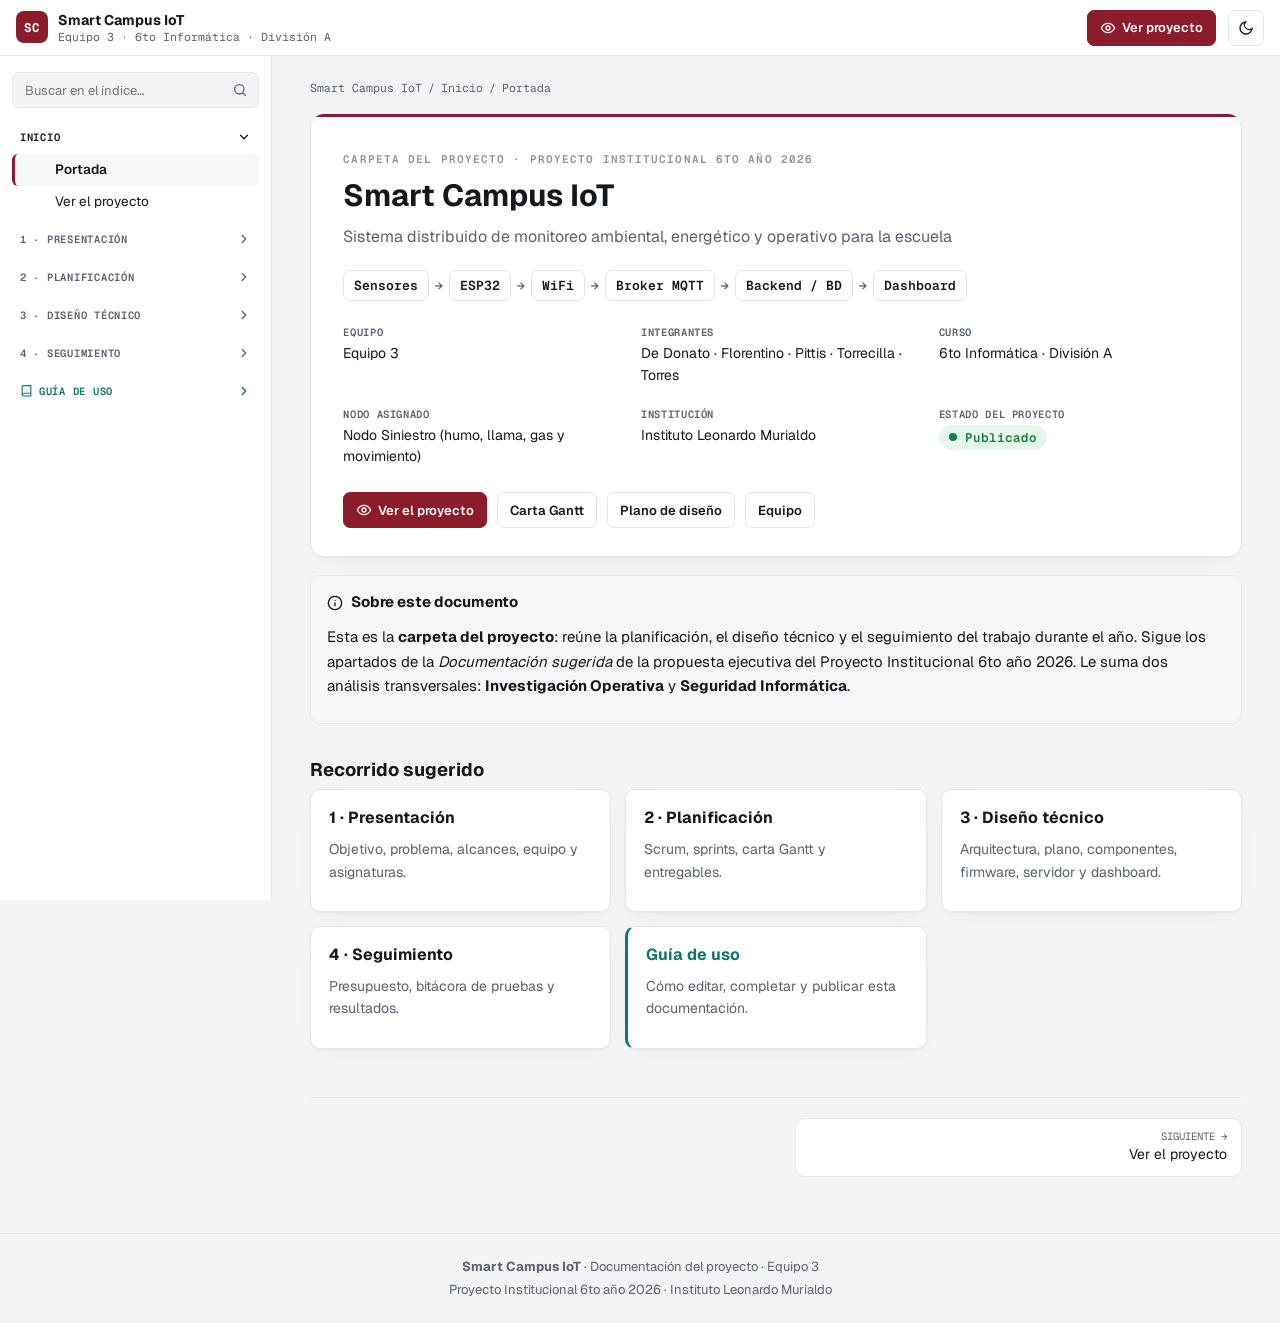
<file: index.html>
<!doctype html>
<html lang="es">
<head>
<meta charset="utf-8">
<meta name="viewport" content="width=device-width, initial-scale=1">
<title>Smart Campus IoT · Documentación</title>
<meta name="description" content="Carpeta del proyecto institucional de 6to año: Smart Campus IoT, sistema distribuido de monitoreo ambiental, energético y operativo para la escuela.">
<link rel="preconnect" href="https://fonts.googleapis.com">
<link rel="preconnect" href="https://fonts.gstatic.com" crossorigin>
<link href="https://fonts.googleapis.com/css2?family=Geist:wght@400;500;600;700&family=Geist+Mono:wght@400;500;600;700&display=swap" rel="stylesheet">
<link rel="stylesheet" href="assets/css/styles.css?v=7">
<script>
  try { var t = localStorage.getItem("sc-theme"); if (t) document.documentElement.dataset.theme = t; } catch (e) {}
</script>
</head>
<body>
<a class="skip" href="#contenido">Saltar al contenido</a>

<!-- Íconos (trazos estilo Lucide) -->
<svg width="0" height="0" style="position:absolute" aria-hidden="true">
  <defs>
    <symbol id="i-menu" viewBox="0 0 24 24" fill="none" stroke="currentColor" stroke-width="2" stroke-linecap="round"><path d="M4 6h16M4 12h16M4 18h16"/></symbol>
    <symbol id="i-search" viewBox="0 0 24 24" fill="none" stroke="currentColor" stroke-width="2" stroke-linecap="round"><circle cx="11" cy="11" r="7"/><path d="m20 20-3.5-3.5"/></symbol>
    <symbol id="i-sun" viewBox="0 0 24 24" fill="none" stroke="currentColor" stroke-width="2" stroke-linecap="round"><circle cx="12" cy="12" r="4"/><path d="M12 2v2M12 20v2M4.9 4.9l1.4 1.4M17.7 17.7l1.4 1.4M2 12h2M20 12h2M4.9 19.1l1.4-1.4M17.7 6.3l1.4-1.4"/></symbol>
    <symbol id="i-moon" viewBox="0 0 24 24" fill="none" stroke="currentColor" stroke-width="2" stroke-linecap="round"><path d="M21 12.8A9 9 0 1 1 11.2 3a7 7 0 0 0 9.8 9.8z"/></symbol>
    <symbol id="i-eye" viewBox="0 0 24 24" fill="none" stroke="currentColor" stroke-width="2" stroke-linecap="round"><path d="M2 12s3.6-7 10-7 10 7 10 7-3.6 7-10 7S2 12 2 12z"/><circle cx="12" cy="12" r="3"/></symbol>
    <symbol id="i-ext" viewBox="0 0 24 24" fill="none" stroke="currentColor" stroke-width="2" stroke-linecap="round"><path d="M15 3h6v6M10 14 21 3M18 13v6a2 2 0 0 1-2 2H5a2 2 0 0 1-2-2V8a2 2 0 0 1 2-2h6"/></symbol>
    <symbol id="i-desktop" viewBox="0 0 24 24" fill="none" stroke="currentColor" stroke-width="2" stroke-linecap="round"><rect x="2" y="3" width="20" height="14" rx="2"/><path d="M8 21h8M12 17v4"/></symbol>
    <symbol id="i-tablet" viewBox="0 0 24 24" fill="none" stroke="currentColor" stroke-width="2" stroke-linecap="round"><rect x="4" y="2" width="16" height="20" rx="2"/><path d="M12 18h.01"/></symbol>
    <symbol id="i-phone" viewBox="0 0 24 24" fill="none" stroke="currentColor" stroke-width="2" stroke-linecap="round"><rect x="6" y="2" width="12" height="20" rx="2"/><path d="M12 18h.01"/></symbol>
    <symbol id="i-reload" viewBox="0 0 24 24" fill="none" stroke="currentColor" stroke-width="2" stroke-linecap="round"><path d="M21 12a9 9 0 1 1-3-6.7L21 8"/><path d="M21 3v5h-5"/></symbol>
    <symbol id="i-info" viewBox="0 0 24 24" fill="none" stroke="currentColor" stroke-width="2" stroke-linecap="round"><circle cx="12" cy="12" r="10"/><path d="M12 16v-4M12 8h.01"/></symbol>
    <symbol id="i-edit" viewBox="0 0 24 24" fill="none" stroke="currentColor" stroke-width="2" stroke-linecap="round"><path d="M12 20h9"/><path d="M16.5 3.5a2.1 2.1 0 0 1 3 3L7 19l-4 1 1-4z"/></symbol>
    <symbol id="i-plug" viewBox="0 0 24 24" fill="none" stroke="currentColor" stroke-width="2" stroke-linecap="round"><path d="M9 2v6M15 2v6M6 8h12v4a6 6 0 0 1-12 0zM12 18v4"/></symbol>
    <symbol id="i-github" viewBox="0 0 24 24" fill="none" stroke="currentColor" stroke-width="2" stroke-linecap="round"><path d="M9 19c-5 1.5-5-2.5-7-3m14 6v-3.9a3.4 3.4 0 0 0-.9-2.6c3.1-.4 6.4-1.5 6.4-7a5.4 5.4 0 0 0-1.5-3.7 5 5 0 0 0-.1-3.8s-1.2-.3-3.9 1.5a13.4 13.4 0 0 0-7 0C6.3 1.7 5.1 2 5.1 2a5 5 0 0 0-.1 3.8A5.4 5.4 0 0 0 3.5 9.5c0 5.4 3.3 6.6 6.4 7a3.4 3.4 0 0 0-.9 2.6V22"/></symbol>
    <symbol id="i-book" viewBox="0 0 24 24" fill="none" stroke="currentColor" stroke-width="2" stroke-linecap="round" stroke-linejoin="round"><path d="M4 19.5A2.5 2.5 0 0 1 6.5 17H20V3H6.5A2.5 2.5 0 0 0 4 5.5z"/><path d="M4 19.5A2.5 2.5 0 0 0 6.5 22H20v-5"/></symbol>
    <symbol id="i-table" viewBox="0 0 24 24" fill="none" stroke="currentColor" stroke-width="2" stroke-linecap="round" stroke-linejoin="round"><rect x="3" y="3" width="18" height="18" rx="2"/><path d="M3 9h18M3 15h18M9 3v18"/></symbol>
    <symbol id="i-chev" viewBox="0 0 24 24" fill="none" stroke="currentColor" stroke-width="2.2" stroke-linecap="round" stroke-linejoin="round"><path d="m9 6 6 6-6 6"/></symbol>
    <marker id="arrow" viewBox="0 0 10 10" refX="9" refY="5" markerWidth="7" markerHeight="7" orient="auto-start-reverse"><path d="M0 0 10 5 0 10z" class="d-arrow"/></marker>
  </defs>
</svg>

<header class="topbar">
  <button class="btn btn-icon menu-btn" id="menuBtn" aria-label="Abrir índice" aria-expanded="false" aria-controls="sidebar"><svg class="icon"><use href="#i-menu"/></svg></button>
  <a class="brand" href="#inicio">
    <span class="brand-mark" aria-hidden="true">SC</span>
    <span class="brand-text"><strong data-bind="nombre">Smart Campus IoT</strong><span><span data-bind="equipo"></span><span class="hide-sm"> · <span data-bind="curso"></span></span></span></span>
  </a>
  <span class="spacer"></span>
  <a class="btn btn-primary" href="#ver-proyecto" aria-label="Ver el proyecto"><svg class="icon"><use href="#i-eye"/></svg><span class="btn-label">Ver proyecto</span></a>
  <button class="btn btn-icon" id="themeBtn" aria-label="Cambiar tema claro u oscuro"><svg class="icon"><use href="#i-moon"/></svg></button>
</header>

<div class="layout">
  <nav class="sidebar" id="sidebar" aria-label="Índice de la documentación">
    <label class="search">
      <span class="sr-only">Buscar en el índice</span>
      <svg aria-hidden="true"><use href="#i-search"/></svg>
      <input type="search" id="navSearch" placeholder="Buscar en el índice…" autocomplete="off">
    </label>
    <div id="navList"></div>
  </nav>
  <div class="scrim" id="scrim"></div>

  <main id="contenido" tabindex="-1">

<!-- ================================================================ PORTADA -->
<section class="page" id="inicio" data-group="Inicio" data-title="Portada" data-num="">
  <div class="hero">
    <p class="eyebrow">Carpeta del proyecto · Proyecto institucional 6to año <span data-bind="ciclo"></span></p>
    <h1 data-bind="nombre">Smart Campus IoT</h1>
    <p class="lead" data-bind="bajada"></p>
    <div class="flow" aria-label="Flujo de datos del sistema">
      <span>Sensores</span><i>→</i><span>ESP32</span><i>→</i><span>WiFi</span><i>→</i><span>Broker MQTT</span><i>→</i><span>Backend / BD</span><i>→</i><span>Dashboard</span>
    </div>
    <div class="meta">
      <div><b>Equipo</b><span data-bind="equipo"></span></div>
      <div><b>Integrantes</b><span data-bind="apellidos"></span></div>
      <div><b>Curso</b><span data-bind="curso"></span></div>
      <div><b>Nodo asignado</b><span data-bind="nodoNombre"></span></div>
      <div><b>Institución</b><span data-bind="institucion"></span></div>
      <div><b>Estado del proyecto</b><span id="estadoPublicacion"></span></div>
    </div>
    <div class="actions">
      <a class="btn btn-primary" href="#ver-proyecto"><svg class="icon"><use href="#i-eye"/></svg>Ver el proyecto</a>
      <a class="btn" href="#gantt">Carta Gantt</a>
      <a class="btn" href="#plano">Plano de diseño</a>
      <a class="btn" href="#equipo">Equipo</a>
    </div>
  </div>

  <div class="callout">
    <strong><svg class="icon"><use href="#i-info"/></svg>Sobre este documento</strong>
    <p>Esta es la <b>carpeta del proyecto</b>: reúne la planificación, el diseño técnico y el seguimiento del trabajo durante el año. Sigue los apartados de la <em>Documentación sugerida</em> de la propuesta ejecutiva del Proyecto Institucional 6to año 2026. Le suma dos análisis transversales: <b>Investigación Operativa</b> y <b>Seguridad Informática</b>.</p>
  </div>

  <h2>Recorrido sugerido</h2>
  <div class="grid quick">
    <a class="card" href="#objetivo"><h3>1 · Presentación</h3><p>Objetivo, problema, alcances, equipo y asignaturas.</p></a>
    <a class="card" href="#scrum"><h3>2 · Planificación</h3><p>Scrum, sprints, carta Gantt y entregables.</p></a>
    <a class="card" href="#arquitectura"><h3>3 · Diseño técnico</h3><p>Arquitectura, plano, componentes, firmware, servidor y dashboard.</p></a>
    <a class="card" href="#presupuesto"><h3>4 · Seguimiento</h3><p>Presupuesto, bitácora de pruebas y resultados.</p></a>
    <a class="card quick-guia" href="#guia"><h3>Guía de uso</h3><p>Cómo editar, completar y publicar esta documentación.</p></a>
  </div>
</section>

<!-- ================================================================ VER PROYECTO -->
<section class="page" id="ver-proyecto" data-group="Inicio" data-title="Ver el proyecto" data-num="">
  <p class="eyebrow">Proyecto en vivo</p>
  <h1>Ver el proyecto</h1>
  <p class="lead">Vista previa del dashboard del equipo. Pueden probar cómo se ve en una computadora, una tablet o un celular.</p>

  <div class="viewer" id="viewer">
    <div class="viewer-bar">
      <form class="viewer-url" id="viewerForm">
        <label class="sr-only" for="viewerInput">Dirección del proyecto</label>
        <input id="viewerInput" type="url" placeholder="https://usuario.github.io/smart-campus/" inputmode="url">
        <button class="btn" type="submit">Cargar</button>
      </form>
      <div class="seg" role="group" aria-label="Tamaño de pantalla">
        <button type="button" data-w="100%" aria-pressed="true" aria-label="Escritorio"><svg class="icon"><use href="#i-desktop"/></svg></button>
        <button type="button" data-w="768px" aria-pressed="false" aria-label="Tablet (768 px)"><svg class="icon"><use href="#i-tablet"/></svg></button>
        <button type="button" data-w="375px" aria-pressed="false" aria-label="Celular (375 px)"><svg class="icon"><use href="#i-phone"/></svg></button>
      </div>
      <button class="btn btn-icon" type="button" id="viewerReload" aria-label="Recargar vista previa"><svg class="icon"><use href="#i-reload"/></svg></button>
      <a class="btn btn-icon" id="viewerOpen" href="#" target="_blank" rel="noopener" aria-label="Abrir en una pestaña nueva"><svg class="icon"><use href="#i-ext"/></svg></a>
    </div>
    <div class="viewer-stage" id="viewerStage">
      <div class="viewer-empty" id="viewerEmpty">
        <svg class="big" aria-hidden="true"><use href="#i-desktop"/></svg>
        <h3>El proyecto todavía no está publicado</h3>
        <p>Cuando el dashboard tenga una dirección pública, cárguenla en <code>previewUrl</code> dentro de <code>assets/js/datos.js</code> y se va a ver acá.</p>
        <p>Mientras tanto pueden escribir una dirección arriba para probar el visor (solo queda guardada en este navegador).</p>
        <p><a href="#guia">¿Cómo publico el proyecto?</a></p>
      </div>
      <iframe class="viewer-frame" id="viewerFrame" title="Vista previa del proyecto" hidden loading="lazy" referrerpolicy="no-referrer"></iframe>
    </div>
  </div>


  <h2>Accesos</h2>
  <div class="grid-2">
    <div class="card"><h3 style="margin-top:0">Dashboard publicado</h3><p id="accesoPreview"></p></div>
    <div class="card"><h3 style="margin-top:0">Repositorio del código</h3><p id="accesoRepo"></p></div>
  </div>
</section>

<!-- ================================================================ 1 CONTROL DE CAMBIOS -->
<section class="page" id="cambios" data-group="1 · Presentación" data-title="Control de cambios" data-num="1">
  <p class="eyebrow">Primera sección</p>
  <h1>1. Control de cambios</h1>
  <p class="lead">Registro de las modificaciones de la documentación y del alcance del proyecto. Cada vez que el equipo, el Product Owner o el auditor aprueban un cambio, se agrega una fila nueva.</p>
  <div class="table-wrap"><table>
    <thead><tr><th>cambio</th><th>Fecha</th><th>Responsable</th><th>Detalle del cambio</th></tr></thead>
    <tbody id="tablaCambios"></tbody>
  </table></div>
</section>

<!-- ================================================================ 2 OBJETIVO -->
<section class="page" id="objetivo" data-group="1 · Presentación" data-title="Objetivo y visión general" data-num="2">
  <p class="eyebrow">Primera sección</p>
  <h1>2. Objetivo y visión general</h1>
  <h2>Objetivo</h2>
  <p>Diseñar, construir e implementar un sistema tecnológico integral basado en <b>ESP32</b>, capaz de relevar variables del entorno escolar en tiempo real, procesarlas, almacenarlas y visualizarlas en un tablero central.</p>
  <p>El equipo trabaja como un equipo profesional de ingeniería: desarrolla un producto <b>real, escalable y demostrable</b>, presentado como una plataforma institucional con módulos reales.</p>

  <h2>Objetivo del nodo Siniestro</h2>
  <p>Diseñar, construir y poner en funcionamiento un nodo IoT basado en el <b>ESP32-C3 Mini</b> que detecte de manera temprana situaciones de riesgo (humo, llama, gases combustibles, movimientos bruscos y cambios de temperatura) en el Lab. de Informática 3, las muestre en su propio display y las envíe por MQTT al Dashboard general, para que la escuela pueda actuar a tiempo.</p>
  <p>Para lograrlo, el equipo se propone:</p>
  <ul>
    <li>Medir temperatura, humedad, gas y humo, llama y movimiento con cuatro sensores: DHT22, MQ-2, sensor de llama IR y MPU6050.</li>
    <li>Definir y ajustar los umbrales de alerta a partir de mediciones propias.</li>
    <li>Publicar los datos por MQTT y verlos en el dashboard, con semáforo y alertas.</li>
    <li>Montar el nodo de forma prolija y segura en una caja estanca.</li>
    <li>Documentar el proceso, las pruebas y los costos.</li>
  </ul>

  <h2>Visión general</h2>
  <p>Se monta una red de <b>nodos inteligentes</b> distribuidos en distintos sectores de la escuela. Cada nodo, construido con un ESP32 y sensores, mide el ambiente, muestra los valores en su display LCD y envía los datos por WiFi a un <b>servidor central</b>. El servidor recibe, procesa y guarda los datos, y los publica en un <b>dashboard web</b> que se puede ver desde una PC, una notebook o una pantalla institucional.</p>

  <h3>Variables que puede monitorear el sistema</h3>
  <div class="grid">
    <div class="card"><b>Ambiente</b><p style="margin:4px 0 0;color:var(--text-2);font-size:14.5px">Temperatura, humedad, luminosidad, calidad de aire (CO).</p></div>
    <div class="card"><b>Uso de los espacios</b><p style="margin:4px 0 0;color:var(--text-2);font-size:14.5px">Presencia, nivel sonoro (dB), estado de un aula o laboratorio.</p></div>
    <div class="card"><b>Exterior y energía</b><p style="margin:4px 0 0;color:var(--text-2);font-size:14.5px">Humedad de suelo de la huerta, consumo eléctrico básico.</p></div>
    <div class="card"><b>Infraestructura</b><p style="margin:4px 0 0;color:var(--text-2);font-size:14.5px">Estado de la red de datos (latencia y señal WiFi).</p></div>
    <div class="card"><b>Seguridad y siniestros (nodo Siniestro)</b><p style="margin:4px 0 0;color:var(--text-2);font-size:14.5px">Humo y gases combustibles (MQ-2), llama (sensor IR), movimiento brusco o golpe (MPU6050), y temperatura y humedad (DHT22).</p></div>
  </div>

  <h3>Módulos del sistema</h3>
  <div class="table-wrap"><table>
    <thead><tr><th>Módulo</th><th>Qué mide o muestra</th></tr></thead>
    <tbody>
      <tr><td>1 · Monitoreo ambiental de aulas</td><td>Temperatura, humedad, luz, presencia</td></tr>
      <tr><td>2 · Monitoreo de laboratorio</td><td>Temperatura, humedad, ruido, estado del espacio</td></tr>
      <tr><td>3 · Exterior / huerta</td><td>Temperatura exterior, humedad de suelo, luz ambiente</td></tr>
      <tr><td>4 · Tablero central institucional</td><td>Dashboard general, ranking por estado, semáforo por sectores, histórico</td></tr>
      <tr><td>5 · Alertas</td><td>Alta temperatura, humedad fuera de rango, nodo desconectado, y alertas de gas o humo, llama y movimiento brusco del nodo Siniestro</td></tr>
      <tr><td>6 · Detección de siniestros (nodo Siniestro)</td><td>Humo y gas, llama, movimiento brusco, temperatura y humedad</td></tr>
    </tbody>
  </table></div>
</section>

<!-- ================================================================ 3 PROBLEMA -->
<section class="page" id="problema" data-group="1 · Presentación" data-title="Problema a resolver" data-num="3">
  <p class="eyebrow">Primera sección</p>
  <h1>3. Problema a resolver</h1>
  <p class="lead">La escuela no tiene un sistema centralizado para observar las variables importantes de sus espacios. Hoy se decide "a ojo".</p>
  <h2>Lo que hoy no se sabe</h2>
  <ul>
    <li>Qué aulas tienen peor ventilación.</li>
    <li>Qué laboratorio tiene mayor temperatura.</li>
    <li>Qué sectores quedan encendidos o activos fuera de horario.</li>
    <li>Qué condiciones ambientales afectan el trabajo o el aprendizaje.</li>
    <li>Cómo tomar decisiones con datos reales.</li>
  </ul>
  <h2>Qué aporta la solución</h2>
  <p>El proyecto transforma esos <b>datos invisibles</b> en <b>información útil y visible</b>, tal como lo hace un sistema BMS (<i>Building Management System</i>) profesional en un edificio real.</p>
  <div class="callout">
    <strong><svg class="icon"><use href="#i-info"/></svg>Meta final</strong>
    <p>Demostrar que la escuela puede tomar decisiones a partir de datos reales.</p>
  </div>
  <h2>Problema que resuelve el nodo Siniestro</h2>
  <p>El nodo Siniestro es un dispositivo de monitoreo y seguridad que busca <b>detectar de manera temprana situaciones de riesgo</b> en el sector donde se instala, el Lab. de Informática 3: incendios, humo, fugas de gas, aumentos peligrosos de temperatura o movimientos bruscos. Las informa a la estación principal para que se pueda actuar a tiempo.</p>
  <p>Es un <b>nodo de detección temprana experimental</b>: un prototipo con fines educativos que no representa un sistema contra incendios certificado y no reemplaza a los sistemas de seguridad oficiales de la institución.</p>
  <p>Para reducir las falsas alarmas, el diseño busca combinar la información de varios sensores (humo, llama y temperatura) en lugar de depender de uno solo. En esta etapa cada sensor se evalúa por separado y el nodo envía todas las mediciones, de modo que el cruce de datos puede hacerse en la estación principal o sumarse al nodo como mejora.</p>
  <h3>Qué se observa hoy en el Lab. de Informática 3</h3>
  <p>Hoy el laboratorio no tiene un aviso a distancia: si aparece humo, una pérdida de gas, fuego o un golpe fuerte sobre un equipo, la única forma de enterarse es que haya alguien presente que lo vea, lo huela o lo escuche. Fuera del horario de clases, o con el laboratorio vacío, el problema puede avanzar sin que nadie lo note. Además, un laboratorio de informática concentra muchos equipos eléctricos conectados al mismo tiempo, por lo que el riesgo principal es un principio de incendio de origen eléctrico más que una fuga de gas.</p>
  <h3>Qué decisión puede tomar la escuela con los datos del nodo</h3>
  <ul>
    <li><b>Actuar a tiempo.</b> Si el dashboard marca una alerta de humo, llama o gas, avisar a una persona responsable para que vaya a verificar el sector, ventile, corte la energía si hace falta y, si se confirma el peligro, evacúe y llame a emergencias.</li>
    <li><b>Distinguir una falsa alarma de una emergencia real.</b> Mirar qué sensores se activaron juntos: humo, llama y aumento de temperatura al mismo tiempo es mucho más grave que un valor aislado.</li>
    <li><b>Revisar con datos.</b> El histórico de 24 horas permite ver si hay horarios o momentos donde suben el humo o la temperatura, y decidir una revisión de la instalación eléctrica o de los equipos del laboratorio.</li>
    <li><b>Decidir si conviene ampliar.</b> Si el nodo funciona bien, la escuela puede evaluar sumar nodos parecidos en otros sectores.</li>
  </ul>
  
</section>

<!-- ================================================================ 4 ALCANCES -->
<section class="page" id="alcances" data-group="1 · Presentación" data-title="Alcances" data-num="4">
  <p class="eyebrow">Primera sección</p>
  <h1>4. Alcances</h1>
  <p class="lead">Esta carpeta documenta el <b>nodo Siniestro</b>, así que los alcances que siguen son los del nodo. El broker MQTT y el Dashboard general son parte de la plataforma compartida del proyecto institucional: el nodo se conecta a ellos, pero no los construye.</p>

  <h2>Niveles de complejidad</h2>
  <div class="grid-2">
    <div class="card area-card a-desarrollo">
      <span class="tag a-desarrollo">Nivel 1 · obligatorio</span>
      <h3>Todos los equipos</h3>
      <ul><li>ESP32 conectado</li><li>Lectura de al menos 2 variables</li><li>Envío por MQTT</li><li>Visualización en el dashboard</li></ul>
    </div>
    <div class="card area-card a-aplicaciones">
      <span class="tag a-aplicaciones">Nivel 2 · ampliación</span>
      <h3>Equipos que avanzan más</h3>
      <ul><li>Gabinete definitivo</li><li>Actualización OTA (<i>Over-The-Air</i>)</li><li>Histórico avanzado y alertas</li><li>Módulo exterior o de consumo energético</li><li>Análisis estadístico</li></ul>
    </div>
  </div>

  <h2>Alcance del nodo Siniestro</h2>
  <div class="grid-2">
    <div class="card"><h3 style="margin-top:0">Qué incluye el nodo</h3><ul class="checklist">
      <li>Microcontrolador ESP32-C3 Mini con antena agregada</li>
      <li>Cuatro sensores: MQ-2 (gas y humo), sensor de llama IR, acelerómetro MPU6050 y DHT22 (temperatura y humedad)</li>
      <li>Display LCD 16x2 con un pulsador para cambiar de página</li>
      <li>Envío por MQTT cada 2 segundos, o de inmediato cuando cambia una alarma</li>
      <li>Página web propia del nodo, con los datos en formato JSON (ruta /data)</li>
      <li>Caja estanca de 115 x 115 x 100 mm</li>
    </ul></div>
    <div class="card"><h3 style="margin-top:0">Qué no incluye</h3><ul>
      <li>Certificación como sistema contra incendios</li>
      <li>Reemplazo de los sistemas de seguridad oficiales de la institución</li>
      <li>Cruce automático de sensores dentro del nodo (hoy se evalúa cada sensor por separado)</li>
      <li>Umbral de alerta de temperatura (el nodo mide y envía el valor, pero no define alerta)</li>
      <li>Servidor Linux, broker MQTT ni base de datos propios (se usan los de la plataforma general; el dashboard del nodo guarda las últimas 24 h en el navegador de quien lo abre)</li>
      <li>Actuar sobre el entorno: el nodo solo detecta y avisa, no corta gas ni energía</li>
    </ul></div>
  </div>
</section>

<!-- ================================================================ 5 EQUIPO -->
<section class="page" id="equipo" data-group="1 · Presentación" data-title="Equipo e integrantes" data-num="5">
  <p class="eyebrow">Primera sección</p>
  <h1>5. Equipo e integrantes</h1>
  <p class="lead"><span data-bind="equipo"></span> · <span data-bind="curso"></span> · Nodo asignado: <b data-bind="nodoNombre"></b></p>

  <h2>Integrantes</h2>
  <div class="grid" id="listaIntegrantes"></div>

  <h2>Roles dentro del equipo</h2>
  <div class="grid-2" id="listaRoles"></div>

  <h2>Organización y reportes</h2>
  <figure class="diagram fit">
    <svg viewBox="0 0 640 230" role="img" aria-labelledby="orgT">
      <title id="orgT">Organigrama: el Project Manager reporta al auditor y coordina a Desarrollo, Aplicaciones e Infraestructura</title>
      <rect class="d-box" x="230" y="10" width="180" height="44" rx="8"/><text class="d-title" x="320" y="30" text-anchor="middle">Auditor de proyectos</text><text class="d-small" x="320" y="46" text-anchor="middle">docente · Product Owner</text>
      <rect class="d-accent" x="230" y="88" width="180" height="44" rx="8"/><text class="d-title" x="320" y="108" text-anchor="middle">Project Manager</text><text class="d-small" x="320" y="124" text-anchor="middle">Scrum Master</text>
      <path class="d-line" d="M320 88 V54" marker-end="url(#arrow)"/><text class="d-small" x="330" y="76">reporta</text>
      <path class="d-line" d="M320 132 V156 M100 156 H540 M100 156 V172 M320 156 V172 M540 156 V172"/>
      <rect class="d-box" x="20" y="172" width="160" height="44" rx="8"/><text class="d-title" x="100" y="192" text-anchor="middle">Desarrollo</text><text class="d-small" x="100" y="208" text-anchor="middle">firmware ESP32</text>
      <rect class="d-box" x="240" y="172" width="160" height="44" rx="8"/><text class="d-title" x="320" y="192" text-anchor="middle">Aplicaciones</text><text class="d-small" x="320" y="208" text-anchor="middle">dashboard</text>
      <rect class="d-box" x="460" y="172" width="160" height="44" rx="8"/><text class="d-title" x="540" y="192" text-anchor="middle">Infraestructura</text><text class="d-small" x="540" y="208" text-anchor="middle">servidor · red · nodo</text>
    </svg>
    <figcaption>El Project Manager reporta los avances al auditor de los proyectos. El equipo de desarrollo (Desarrollo, Aplicaciones e Infraestructura) se organiza de manera autónoma.</figcaption>
  </figure>

  <p><b>Project Manager:</b> Torrecilla · <b>2.º Project Manager:</b> De Donato · <b>3.er Project Manager:</b> Torres. <b>Ayudantes:</b> Torrecilla colabora con Desarrollo (De Donato) y Florentino con Aplicaciones (Pittis).</p>

  <h2>Docentes</h2>
  <div class="table-wrap"><table>
    <thead><tr><th>Asignatura</th><th>Docente</th></tr></thead>
    <tbody id="tablaDocentes"></tbody>
  </table></div>
  <p><b>Auditor de los proyectos: Pedaci Lourdes</b> </p>

</section>

<!-- ================================================================ 6 ASIGNATURAS -->
<section class="page" id="asignaturas" data-group="1 · Presentación" data-title="Asignaturas involucradas" data-num="6">
  <p class="eyebrow">Primera sección</p>
  <h1>6. Asignaturas involucradas</h1>
  <p class="lead">El proyecto es interdisciplinario: cada asignatura aporta una parte del mismo producto. En la defensa final cada parte se explica por separado, pero todo funciona conectado.</p>
  <div class="grid-2">
    <div class="card area-card a-hardware">
      <span class="tag a-hardware">Laboratorio de Hardware</span>
      <h3>Diseño y construcción física del nodo</h3>
      <ul><li>Selección de sensores y lectura de datasheets</li><li>Diseño del circuito, protoboard y versión definitiva</li><li>Soldado, montaje, gabinete y alimentación</li></ul>
      <p><b>Productos:</b> prototipo físico, esquema eléctrico, lista de materiales, instructivo de armado.</p>
    </div>
    <div class="card area-card a-so">
      <span class="tag a-so">Laboratorio de Sistemas Operativos</span>
      <h3>Plataforma central</h3>
      <ul><li>Servidor Linux, red, usuarios y acceso remoto</li><li>Docker o servicios nativos: broker MQTT, base de datos, servicio web</li><li>Monitoreo, backup y restauración</li></ul>
      <p><b>Productos:</b> servidor documentado, diagrama de servicios, manual de instalación, procedimiento de recuperación.</p>
    </div>
    <div class="card area-card a-aplicaciones">
      <span class="tag a-aplicaciones">Laboratorio de Aplicaciones</span>
      <h3>Interfaz y visualización de datos</h3>
      <ul><li>Diseño del dashboard y experiencia de usuario</li><li>Tiempo real, gráficos históricos, tarjetas por sector</li><li>Alarmas visuales e identidad visual del proyecto</li></ul>
      <p><b>Productos:</b> dashboard navegable, maqueta UX/UI, vista responsive, panel de alertas.</p>
    </div>
    <div class="card area-card a-desarrollo">
      <span class="tag a-desarrollo">Desarrollo de Software</span>
      <h3>Firmware y lógica del nodo</h3>
      <ul><li>Programación del ESP32 y lectura de sensores</li><li>Publicación MQTT, reconexión automática, validación de datos</li><li>Manejo de errores y OTA opcional</li></ul>
      <p><b>Productos:</b> firmware modular, librerías reutilizables, documento de tópicos MQTT.</p>
    </div>
    <div class="card area-card a-io">
      <span class="tag a-io">Investigación Operativa</span>
      <h3>Decisiones con modelos</h3>
      <ul><li>Red PERT/CPM y camino crítico del proyecto</li><li>Matriz de decisión para elegir sensores</li><li>Optimización del presupuesto y la ubicación de nodos</li></ul>
      <p><b>Productos:</b> red del proyecto con holguras, matriz de decisión justificada, modelo de optimización.</p>
    </div>
    <div class="card area-card a-seginfo">
      <span class="tag a-seginfo">Seguridad Informática</span>
      <h3>Proteger el sistema y los datos</h3>
      <ul><li>Inventario de activos y matriz de riesgos</li><li>Seguridad física del nodo y seguridad lógica del servidor</li><li>Protección del broker, credenciales y marco legal</li></ul>
      <p><b>Productos:</b> matriz de riesgos, plan de controles, checklist de hardening, informe de auditoría.</p>
    </div>
  </div>
</section>

<!-- ================================================================ 7 SCRUM -->
<section class="page" id="scrum" data-group="2 · Planificación" data-title="Planificación y Scrum" data-num="7">
  <p class="eyebrow">Segunda sección</p>
  <h1>7. Planificación y metodología Scrum</h1>
  <p class="lead">Planificar es pensar antes de actuar: definir qué se quiere lograr, qué recursos hacen falta, qué pasos seguir, en qué orden, y cómo controlar si el trabajo avanza bien.</p>
  <p>Una buena planificación hace que el proyecto no dependa de la improvisación: el equipo analiza la necesidad, define objetivos, reparte tareas, elige materiales y herramientas, estima tiempos, prevé problemas y establece criterios para evaluar el resultado.</p>

  <h2>Scrum en el proyecto</h2>
  <p><b>Scrum</b> es un marco de trabajo ágil que organiza el trabajo en ciclos cortos llamados <b>sprints</b>. En cada sprint el equipo planifica, desarrolla, revisa y mejora para entregar valor de forma rápida y controlada.</p>
  <div class="table-wrap"><table>
    <thead><tr><th>Rol Scrum</th><th>Quién lo cumple</th><th>Qué hace</th></tr></thead>
    <tbody>
      <tr><td><b>Product Owner</b></td><td>Auditor de los proyectos (docente)</td><td>Representa la visión de la escuela como cliente. Define el objetivo del sprint y acepta o rechaza los entregables.</td></tr>
      <tr><td><b>Scrum Master</b></td><td>Project Manager del equipo</td><td>Cuida que el equipo siga las prácticas acordadas, elimina obstáculos y reporta al auditor.</td></tr>
      <tr><td><b>Equipo de desarrollo</b></td><td>Desarrollo, Aplicaciones, Infraestructura</td><td>Construye el producto y se organiza de forma autónoma para cumplir la meta del sprint.</td></tr>
    </tbody>
  </table></div>

  <h2>Ciclo de un sprint</h2>
  <div class="grid">
    <div class="card"><span class="tag a-pm">1 · Planificación</span><p style="color:var(--text-2);font-size:14.5px">¿Qué vamos a entregar y cómo lo vamos a hacer? Se fija una meta clara.</p></div>
    <div class="card"><span class="tag a-desarrollo">2 · Desarrollo</span><p style="color:var(--text-2);font-size:14.5px">No se hacen cambios que pongan en riesgo la meta. Se mantienen los estándares de calidad.</p></div>
    <div class="card"><span class="tag a-aplicaciones">3 · Revisión</span><p style="color:var(--text-2);font-size:14.5px">Se muestra lo hecho al Product Owner, que da feedback y acepta o no el entregable.</p></div>
    <div class="card"><span class="tag a-io">4 · Retrospectiva</span><p style="color:var(--text-2);font-size:14.5px">El equipo analiza cómo trabajó, qué problemas hubo y qué mejora en el próximo ciclo.</p></div>
  </div>
  <p>Un sprint dura entre 1 y 4 semanas y nunca más de un mes. En este proyecto se usan sprints de <b><span data-bind="semanasPorSprint"></span> semanas</b> (se ven en la <a href="#gantt">carta Gantt</a>).</p>
   <h2>Registro de sprints</h2>
  <div class="table-wrap"><table>
    <thead><tr><th>Sprint</th><th>Meta</th><th>Entregado</th><th>Retrospectiva</th></tr></thead>
    <tbody><tr><td><b>S5 y S6</b><br><small>25/05 al 05/07</small></td><td><p style='margin:0 0 6px'>Conseguir los materiales y organizar el trabajo.</p></td><td><ul style='margin:0;padding-left:18px'><li>Precios de cada componente buscados en Mercado Libre y compra acordada entre los integrantes.</li><li>Primera compra (16 y 17/06) por <b>$ 33.595</b>: un integrante compró y el resto aportó el dinero.</li><li>Roles definidos de manera presencial y virtual, según las habilidades de cada integrante.</li><li>Dos clases del profesor Barral sobre el funcionamiento del ESP32-C3 Mini.</li></ul></td><td><p style='margin:0 0 6px'>Sin complicaciones registradas.</p><p style='margin:0 0 6px'><b>Salió bien:</b> la compra se organizó entre todos y los roles se repartieron según las habilidades de cada uno.</p></td></tr><tr><td><b>S7 y S8</b><br><small>06/07 al 16/08</small></td><td><p style='margin:0 0 6px'>Probar el ESP32-C3 Mini con el DHT22 y el display, y definir el nodo.</p></td><td><p style='margin:0 0 6px'>Hubo receso invernal del 20 al 31/07.</p><ul style='margin:0;padding-left:18px'><li>Práctica I verificada: el ESP32-C3 Mini muestra en el display lo que mide el DHT22. El código se armó con ayuda de una herramienta de IA y se ejecutó en Arduino IDE.</li><li>Nodo Siniestro asignado el 14/07 y reconfirmado el 13/08.</li><li>Búsqueda de los sensores específicos del nodo, consultando con los profesores.</li></ul></td><td><p style='margin:0 0 6px'><b>Complicaciones:</b></p><ul style='margin:0;padding-left:18px'><li>Los pines del primer ESP quedaron soldados al revés y se consiguió otro.</li><li>Confusión con los pines SDA y SCL: el pizarrón decía una cosa y la foto de Teams otra, y el orden cambia según el ESP.</li><li>El archivo de Teams con los nodos no coincidía con lo definido en clase, y la asignación recién se confirmó el 13/08.</li></ul><p style='margin:8px 0 6px'><b>Retrospectiva:</b></p><p style='margin:0 0 6px'><b>Salió bien:</b> la práctica con el DHT22 funcionó aun con el ESP de pines invertidos.</p><p style='margin:0 0 6px'><b>Para mejorar:</b> confirmar los pines según el modelo de ESP y dejar escrito, en un solo lugar, lo que se define en clase.</p></td></tr><tr><td><b>S9</b><br><small>17/08 al 06/09</small></td><td><p style='margin:0 0 6px'>Comprar los sensores y probar cada uno por separado.</p></td><td><ul style='margin:0;padding-left:18px'><li>Segunda compra junto con otro equipo, para compartir el envío: <b>$ 48.540</b>.</li><li>MAC de los dos ESP publicadas en Teams para que el profesor las habilite en el Dashboard.</li><li>Primer diseño y estructura de la página web del nodo (HTML, CSS y JavaScript).</li><li>Nuevo ESP y acelerómetro con los pines soldados.</li><li>MQ-2, MPU6050 y sensor de llama probados uno por uno.</li></ul></td><td><p style='margin:0 0 6px'><b>Complicaciones:</b></p><ul style='margin:0;padding-left:18px'><li>Errores de sensor por pines mal asignados en el código, que se corrigieron.</li></ul><p style='margin:8px 0 6px'><b>Retrospectiva:</b></p><p style='margin:0 0 6px'><b>Salió bien:</b> comprar junto con otro equipo bajó el costo del envío, y probar cada sensor por separado permitió corregir los errores de pines antes de juntarlos.</p><p style='margin:0 0 6px'><b>Para mejorar:</b> la página web quedó al 70 %.</p></td></tr><tr><td><b>S10</b><br><small>07/09 al 27/09</small></td><td><p style='margin:0 0 6px'>Probar todos los sensores juntos en la protoboard.</p></td><td><ul style='margin:0;padding-left:18px'><li>Todos los sensores funcionando juntos en la protoboard y registrando los datos correctamente.</li></ul></td><td><p style='margin:0 0 6px'><b>Complicaciones:</b></p><ul style='margin:0;padding-left:18px'><li>Viaje del curso a Bariloche (del 05 al 17/09): varios integrantes estuvieron ausentes durante casi todo el sprint.</li></ul><p style='margin:8px 0 6px'><b>Retrospectiva:</b></p><p style='margin:0 0 6px'><b>Salió bien:</b> cuando alguien faltó, otro compañero cubrió su tarea. De Donato estuvo ausente y el código lo armó Torres.</p><p style='margin:0 0 6px'><b>Para mejorar:</b> planificar los sprints considerando de antemano las fechas en que faltan integrantes.</p></td></tr><tr><td><b>S11</b><br><small>28/09 al 18/10</small></td><td><p style='margin:0 0 6px'>Preparar la caja y la placa, y mejorar la señal WiFi.</p></td><td><ul style='margin:0;padding-left:18px'><li>Caja estanca perforada: ubicación de cada componente dibujada según los borradores de los planos.</li><li>Pines hembra comprados y antena soldada al nuevo ESP.</li><li>Soldadura de la placa experimental iniciada.</li><li>Borrador de los planos.</li></ul></td><td><p style='margin:0 0 6px'><b>Complicaciones:</b></p><ul style='margin:0;padding-left:18px'><li>Los profesores notaron que la señal WiFi del ESP era muy baja.</li></ul><p style='margin:8px 0 6px'><b>Retrospectiva:</b></p><p style='margin:0 0 6px'><b>Salió bien:</b> la caja se perforó después de planificar el lugar de cada componente.</p><p style='margin:0 0 6px'><b>Para mejorar:</b> los planos formales quedaron al 50 %.</p></td></tr><tr><td><b>S12</b><br><small>19/10 al 08/11</small></td><td><p style='margin:0 0 6px'>Enviar datos al Dashboard y armar el nodo.</p></td><td><ul style='margin:0;padding-left:18px'><li><b>23/10:</b> primera prueba exitosa de envío al Dashboard (Pittis y Torrecilla), después de mejorar la señal.</li><li><b>03 y 04/11:</b> regulador LM7805 soldado a la placa y verificado con multímetro.</li><li>Umbrales de gas, llama y movimiento definidos con mediciones propias.</li><li><b>03/11:</b> dashboard del nodo rediseñado siguiendo la orientación de la profesora Pedaci.</li><li><b>05/11:</b> sensores pasados de la protoboard a la placa experimental.</li><li><b>06/11:</b> el ESP se conecta desde la placa y todos los datos llegan, incluido el acelerómetro.</li><li>Opciones de póster generadas con IA.</li></ul></td><td><p style='margin:0 0 6px'><b>Complicaciones:</b></p><ul style='margin:0;padding-left:18px'><li>El módulo step-down se quemó: su salida de 5 V entregaba 12 V. Le pasó a muchos equipos y se reemplazó por un LM7805.</li><li>29/10: la computadora no detectaba el puerto del nuevo ESP por un resto de estaño de la antena. Al sacarlo se quemaron unas resistencias, pero el ESP siguió funcionando.</li><li>30/10: el acelerómetro no llegaba al Dashboard. Faltaba agregar su tópico del lado del Dashboard.</li><li>05/11: el ESP tardaba muchísimo en conectarse al WiFi desde la placa, aunque afuera se conectaba rápido. Resoldar las conexiones con el cobre cubierto no alcanzó.</li><li>Causa real: a la potencia por defecto (19,5 dBm) el regulador no soporta el pico de corriente y el voltaje cae. Con 8,5 dBm se resolvió.</li><li>Batería: al conectar el nodo solo a la batería, el display titila y tiene bajo brillo (sin resolver).</li></ul><p style='margin:8px 0 6px'><b>Retrospectiva:</b></p><p style='margin:0 0 6px'><b>Salió bien:</b> medir con multímetro permitió detectar el módulo quemado, y consultar a los profesores y a otros equipos ayudó a resolver el WiFi (Martini, Barral y Werner). El equipo no se frenó ante las fallas.</p><p style='margin:0 0 6px'><b>Para mejorar:</b> primero se buscó la causa del WiFi en las soldaduras y en la protoboard. Cuando un módulo funciona afuera de la placa pero no adentro, conviene revisar también la alimentación mientras transmite.</p></td></tr><tr><td><b>S13</b><br><small>09/11 al 29/11</small></td><td><p style='margin:0 0 6px'>Armar el nodo, ensayar y exponer.</p></td><td><p style='margin:0 0 6px'>Ya terminado</p></td><td><p style='margin:0 0 6px'><b>Complicaciones:</b></p><ul style='margin:0;padding-left:18px'><li>Problema de la batería sin resolver (el display titila).</li><li>Pendiente definir en qué aula y en qué parte se ubica el nodo.</li></ul><p style='margin:8px 0 6px'><b>Retrospectiva:</b></p><p style='margin:0 0 6px'>Salió bien, realizamos la prueba el 13/11 y todo en orden. El problema de la alimentacion se resolvio.</p></td></tr></tbody>
  </table></div>
  <div class="callout todo">
    <strong><svg class="icon"><use href="#i-edit"/></svg>ACLARACION</strong>
    <p>El registro de sprints se reconstruyó a partir de la carta Gantt y la bitácora, porque el equipo no llevó un registro formal por sprint, y es el mismo que el documento Word «Registro de sprints» (que además detalla las tareas de cada sprint). Los números siguen los sprints de 3 semanas de la carta Gantt de referencia. Faltan las capturas o fotos de evidencia de cada prueba y la prueba completa del nodo armado en la caja.</p>
  </div>
 
</section>

<!-- ================================================================ 8 GANTT -->
<section class="page" id="gantt" data-group="2 · Planificación" data-title="Carta Gantt" data-num="8">
  <p class="eyebrow">Segunda sección</p>
  <h1>8. Carta Gantt</h1>
  <p class="lead">Cronograma anual de marzo a noviembre: seis etapas, tareas por área, sprints, hitos de entrega y la fecha de hoy.</p>

  <h2>8.1 Gantt del equipo</h2>
  <p>Carta Gantt real del Equipo 3 para el nodo Siniestro, actualizada el 05/11. Cada tarea muestra quién la hizo, sus fechas y su porcentaje de avance; el botón <b>Ver</b> despliega lo que se anotó en la bitácora.</p>
  <p id="ganttEquipoResumen" class="lead" style="font-size:15px"></p>
  <div class="table-wrap"><table class="gantt-equipo">
    <thead><tr><th>ID</th><th>Tarea</th><th>Responsables</th><th>Inicio</th><th>Fin</th><th>Avance</th><th>Detalle</th></tr></thead>
    <tbody id="tablaGanttEquipo"></tbody>
  </table></div>
  <p id="ganttEquipoNotas" style="font-size:13.5px;color:var(--text-2)"></p>
  <div class="sheet" id="sheet">
    <div class="sheet-bar">
      <span class="status off" id="sheetEstado">Sin planilla</span>
      <span class="spacer"></span>
      <a class="btn" id="sheetOpen" target="_blank" rel="noopener" hidden><svg class="icon"><use href="#i-ext"/></svg>Abrir en Sheets</a>
    </div>
    <div class="sheet-empty" id="sheetEmpty">
      <svg class="big" aria-hidden="true"><use href="#i-table"/></svg>
      <h3>Falta embeber la planilla de la Gantt</h3>
      <p>Publiquen la planilla y peguen el enlace en <code>ganttSheetUrl</code> dentro de <code>assets/js/datos.js</code>.</p>
      <ol class="steps">
        <li><div>En Google Sheets: <b>Archivo → Compartir → Publicar en la Web</b>.</div></li>
        <li><div>Elijan la hoja de la Gantt, la pestaña <b>Insertar</b> y presionen <b>Publicar</b>.</div></li>
        <li><div>Copien la dirección que está dentro de <code>src="…"</code> (termina en <code>/pubhtml?…</code>) y péguenla en <code>ganttSheetUrl</code>.</div></li>
      </ol>
    </div>
    <iframe class="sheet-frame" id="sheetFrame" title="Carta Gantt del equipo en Google Sheets" hidden loading="lazy"></iframe>
  </div>

  <h2>8.2 Cronograma de referencia</h2>
  <p>Planificación institucional sugerida. Sirve de base para armar la Gantt del equipo.</p>
  <div class="gantt-legend" id="ganttLegend"></div>
  <div class="gantt" id="gantt-chart" tabindex="0" aria-label="Carta Gantt, se puede desplazar horizontalmente"></div>
  <p style="font-size:13.5px;color:var(--text-2)">◆ Hito / entregable · Línea roja: hoy · Rayado: receso invernal. En pantallas chicas la tabla se desplaza hacia el costado.</p>
  
</section>

<!-- ================================================================ 9 ENTREGABLES -->
<section class="page" id="entregables" data-group="2 · Planificación" data-title="Entregables e hitos" data-num="9">
  <p class="eyebrow">Segunda sección</p>
  <h1>9. Entregables e hitos</h1>
  <div class="table-wrap"><table>
    <thead><tr><th>Etapa</th><th>Período</th><th>Entregable</th></tr></thead>
    <tbody>
      <tr><td>1 · Lanzamiento y análisis</td><td>Marzo – Abril</td><td>Anteproyecto, diagrama inicial, propuesta de módulos</td></tr>
      <tr><td>2 · Diseño técnico</td><td>Abril – Mayo</td><td>Diseño del nodo, plan técnico por laboratorio, primer BOM</td></tr>
      <tr><td>3 · Prototipo funcional</td><td>Junio – Julio</td><td>Demo parcial funcional</td></tr>
      <tr><td>4 · Integración</td><td>Agosto – Septiembre</td><td>Versión beta del sistema</td></tr>
      <tr><td>5 · Producto final</td><td>Octubre</td><td>Versión candidata final</td></tr>
      <tr><td>6 · Presentación y defensa</td><td>Noviembre</td><td>Producto final, documentación completa, exposición</td></tr>
    </tbody>
  </table></div>
  <div class="grid-2">
    <div class="card">
      <h3 style="margin-top:0">Entregables mínimos</h3>
      <ul class="checklist">
        <li>Carpeta del proyecto (este sitio)</li><li>Documento técnico general</li><li>Diagrama de arquitectura</li><li>Esquema eléctrico</li><li>Firmware comentado</li>
        <li>Dashboard operativo</li><li>Servidor documentado</li><li>Lista de materiales</li><li>Bitácora de pruebas</li><li>Presentación final</li>
      </ul>
    </div>
    <div class="card">
      <h3 style="margin-top:0">Entregables opcionales</h3>
      <ul><li>Video demo</li><li>Manual de usuario</li><li>Maqueta 3D del gabinete</li><li>Sitio web del proyecto</li><li>Identidad gráfica y logo</li></ul>
      <h3>Presentación tipo feria</h3>
      <ul><li>Puesto central de monitoreo con el sistema en tiempo real</li><li>Afiche o panel, video breve</li><li>Defensa interdisciplinaria</li></ul>
    </div>
  </div>
</section>

<!-- ================================================================ 10 ARQUITECTURA -->
<section class="page" id="arquitectura" data-group="3 · Diseño técnico" data-title="Arquitectura del sistema" data-num="10">
  <p class="eyebrow">Tercera sección</p>
  <h1>10. Arquitectura del sistema</h1>
  <p class="lead">Recorrido de un dato desde que lo mide el sensor hasta que aparece en el dashboard, y qué asignatura es responsable de cada tramo.</p>
  <figure class="diagram">
    <svg class="arq" viewBox="0 0 910 252" role="img" aria-labelledby="arqT">
      <title id="arqT">Flujo lógico: sensores, ESP32, WiFi, broker MQTT, backend y base de datos, dashboard</title>
      <rect class="d-dash" x="6" y="8" width="898" height="140" rx="12"/>
      <text class="d-small" x="20" y="28" style="fill:var(--a-seginfo)">SEGURIDAD INFORMÁTICA · usuarios, ACL, TLS, hardening y backups en todo el recorrido</text>
      <g>
        <rect class="d-box" x="20" y="46" width="120" height="64" rx="8"/><text class="d-title" x="80" y="74" text-anchor="middle">Sensores</text><text class="d-small" x="80" y="91" text-anchor="middle">DHT22 + específico</text>
        <rect class="d-accent" x="170" y="46" width="120" height="64" rx="8"/><text class="d-title" x="230" y="74" text-anchor="middle">ESP32 + LCD</text><text class="d-small" x="230" y="91" text-anchor="middle">firmware</text>
        <rect class="d-box" x="320" y="46" width="120" height="64" rx="8"/><text class="d-title" x="380" y="74" text-anchor="middle">Red WiFi</text><text class="d-small" x="380" y="91" text-anchor="middle">WPA2 · red IoT</text>
        <rect class="d-box" x="470" y="46" width="120" height="64" rx="8"/><text class="d-title" x="530" y="74" text-anchor="middle">Broker MQTT</text><text class="d-small" x="530" y="91" text-anchor="middle">Mosquitto</text>
        <rect class="d-box" x="620" y="46" width="120" height="64" rx="8"/><text class="d-title" x="680" y="74" text-anchor="middle">Backend + BD</text><text class="d-small" x="680" y="91" text-anchor="middle">Node-RED · InfluxDB</text>
        <rect class="d-box" x="770" y="46" width="120" height="64" rx="8"/><text class="d-title" x="830" y="74" text-anchor="middle">Dashboard</text><text class="d-small" x="830" y="91" text-anchor="middle">web / Grafana</text>
      </g>
      <!-- flujo de datos: trazos que avanzan a velocidad constante -->
      <g class="flow-lines">
        <path class="flow-line" d="M142 78 H165" marker-end="url(#arrow)"/><path class="flow-line" d="M292 78 H315" marker-end="url(#arrow)"/>
        <path class="flow-line" d="M442 78 H465" marker-end="url(#arrow)"/><path class="flow-line" d="M592 78 H615" marker-end="url(#arrow)"/><path class="flow-line" d="M742 78 H765" marker-end="url(#arrow)"/>
      </g>
      <!-- responsabilidades por asignatura -->
      <g class="resp">
        <path d="M20 172 H290" style="stroke:var(--a-hardware)"/><text x="20" y="190" style="fill:var(--a-hardware)">LAB. HARDWARE · nodo físico</text>
        <path d="M320 172 H740" style="stroke:var(--a-so)"/><text x="320" y="190" style="fill:var(--a-so)">LAB. SISTEMAS OPERATIVOS · red, servidor y servicios</text>
        <path d="M770 172 H890" style="stroke:var(--a-aplicaciones)"/><text x="770" y="190" style="fill:var(--a-aplicaciones)">LAB. APLICACIONES</text>
        <path d="M170 220 H590" style="stroke:var(--a-desarrollo)"/><text x="170" y="238" style="fill:var(--a-desarrollo)">DESARROLLO DE SOFTWARE · firmware y mensajes MQTT</text>
      </g>
    </svg>
    <figcaption>Sensores → ESP32 → WiFi → Broker MQTT → Backend / Base de datos → Dashboard.</figcaption>
  </figure>

  <h2>Topología</h2>
  <p>Topología en <b>estrella</b>: todos los nodos IoT se comunican con un único servidor central, que concentra la base de datos. Si un nodo falla, el resto sigue funcionando; si falla el servidor, se detiene el registro (por eso importan los backups y la reconexión automática).</p>
  <h2>Plataforma central (primera implementación)</h2>
  <p>El nodo publica sus datos por MQTT en el broker Mosquitto del Dashboard general de la institución, protegido con usuario y clave, a través de la red WiFi. El dashboard del nodo se conecta a ese mismo broker mediante MQTT sobre WebSockets y se ve en el navegador, en PC y celular. Además, el propio ESP32 ofrece una página con sus datos en formato JSON (ruta <code>/data</code>).</p>

  <h2>Tópicos MQTT del nodo</h2>
  <p>El nodo se conecta a la red WiFi de contingencia de la institución y publica en el broker MQTT del Dashboard general, cada 2 segundos o de inmediato cuando cambia una alarma.</p>
  <div class="table-wrap"><table>
    <thead><tr><th>Tópico</th><th>Contenido</th></tr></thead>
    <tbody>
      <tr><td class="mono">6to_info/A/G3/temperatura</td><td>Temperatura en °C (DHT22)</td></tr>
      <tr><td class="mono">6to_info/A/G3/humedad</td><td>Humedad relativa en % (DHT22)</td></tr>
      <tr><td class="mono">6to_info/A/G3/gases</td><td>Lectura filtrada del MQ-2 (ADC, 0 a 4095 y luego se pasa a un porcentaje)</td></tr>
      <tr><td class="mono">6to_info/A/G3/llama</td><td>1 si detecta fuego, 0 si no</td></tr>
      <tr><td class="mono">6to_info/A/G3/posicion</td><td>1 si el MPU6050 detecta un movimiento brusco, 0 si no</td></tr>
      <tr><td class="mono">campus/lab-hardware/siniestro/telemetria</td><td>Mensaje JSON completo: temperatura, humedad, gases, llama, presencia, posicion, rssi y uptime</td></tr>
      <tr><td class="mono">HTTP /data</td><td>JSON para la página web del nodo: temp, humidity, gasAlert, flameAlert y motion</td></tr>
    </tbody>
  </table></div>
  <p style="font-size:14.5px;color:var(--text-2)">Un <b>JSON</b> es un texto que junta varios datos en un solo mensaje, por ejemplo <code>{"temperatura":24.5,"humedad":48}</code>. Además de los tópicos sueltos, el nodo manda este mensaje completo, que incluye la señal WiFi y el tiempo encendido. Para el movimiento, el dashboard también recibe la aceleración en g, de la que deduce la presencia.</p>
  
</section>

<!-- ================================================================ 11 PLANO -->
<section class="page" id="plano" data-group="3 · Diseño técnico" data-title="Plano de diseño" data-num="11">
  <p class="eyebrow">Tercera sección</p>
  <h1>11. Plano de diseño</h1>
  <p class="lead">Plano del nodo IoT (vista frontal e interior), conexiones eléctricas y mapa de ubicación de los nodos en la escuela.</p>

  <h2>11.1 Plano del nodo</h2>
  <p>El nodo va dentro de una <b>caja estanca de 115 x 115 x 100 mm</b>. En la caja se perforaron los lugares del display LCD y de los sensores. Adentro, una placa experimental soldada lleva los pines hembra para el ESP32-C3 Mini, las borneras de 5 V, 3,3 V y GPIO, y el regulador de tensión LM7805.</p>
 <div class="grid-2">
  <figure class="card">
    <img src="assets/img/planos/layout-exterior.jpeg" alt="Plano1" style="width:100%;height:auto">
    <figcaption>Plano de la caja en su exterior</figcaption>
  </figure>
  <figure class="card">
    <img src="assets/img/planos/layout-interior.jpeg" alt="Plano2" style="width:100%;height:auto">
    <figcaption>Plano de la caja en su interior. Muestra el cargador portatil, la placa experimental y los componentes que sobresalen de la caja.</figcaption>
  </figure>
  <!-- los demás figure, todos adentro del mismo div -->
</div>


  <h2>11.2 Conexiones del nodo</h2>
  <div class="table-wrap"><table>
    <thead><tr><th>Componente</th><th>Pin del componente</th><th>Conexión</th><th>Notas</th></tr></thead>
    <tr><td>Alimentación</td><td>Batería → LM7805</td><td>5 V para el ESP32-C3 Mini, el display LCD y el MQ-2. El ESP entrega 3,3 V al DHT22, al MPU6050 y al sensor de llama</td><td>El LM7805 reemplazó al módulo step-down que se quemó. Voltaje verificado con multímetro. NUEVO: Ya no se usa más la batería de 12V, ahora usamos una batería portátil de 5V</td></tr>
    <tbody>
      <tr><td>DHT22</td><td>DATA</td><td>GPIO 2</td><td>Temperatura y humedad. Alimentado con 3,3 V</td></tr>
      <tr><td>LCD 16x2 (I2C)</td><td>SDA / SCL</td><td>GPIO 8 / GPIO 9</td><td>Dirección I2C 0x27. Alimentado con 5 V</td></tr>
      <tr><td>MPU6050 (I2C)</td><td>SDA / SCL</td><td>GPIO 8 / GPIO 9</td><td>Comparte el bus con el LCD (dirección 0x68). Alimentado con 3,3 V</td></tr>
      <tr><td>MQ-2</td><td>AO</td><td>GPIO 1</td><td>Lectura analógica de 0 a 4095; precalentamiento de 60 s. Alimentado con 5 V</td></tr>
      <tr><td>Sensor de llama IR</td><td>AO</td><td>GPIO 0</td><td>Lectura analógica; con fuego el valor de las radiaciones infrarrojas baja. Alimentado con 3,3 V</td></tr>
      <tr><td>Pulsador</td><td>No aplica</td><td>GPIO 4</td><td>Entrada con pull-up interno; cambia de página en el LCD y reinicia el ESP32-C3 Mini</td></tr>
    </tbody>
  </table></div>
  <figure class="card" style="margin-top:16px">
  <img src="assets/img/planos/esquema-electrico.jpeg" alt="Esquema eléctrico del nodo Siniestro (Referencia, NO ES EL ESQUEMA OFICIAL, debemos de cambiar el ESP a uno mini y pasar las conexiones a la placa experimental)" style="width:100%;height:auto">
  <figcaption>Esquema eléctrico del nodo: conexión de cada componente al ESP32-C3 Mini y alimentación con el regulador LM7805.</figcaption>
</figure>
  <h2>11.3 Mapa de nodos</h2>
  <figure class="diagram">
    <svg viewBox="0 0 900 470" role="img" aria-labelledby="mapaT" id="mapaNodos">
      <title id="mapaT">Plano esquemático de la escuela con la ubicación de los nodos y el servidor central</title>
      <g class="d-box">
        <rect x="20" y="20" width="200" height="150"/><rect x="230" y="20" width="200" height="150"/><rect x="440" y="20" width="220" height="150"/><rect x="670" y="20" width="210" height="150"/>
        <rect x="20" y="180" width="860" height="60"/>
        <rect x="450" y="250" width="200" height="110"/><rect x="660" y="250" width="220" height="110"/>
      </g>
      <rect class="d-dash" x="20" y="250" width="420" height="200" rx="6"/>
      <g class="d-small">
        <text x="30" y="40">AULA 1</text><text x="240" y="40">AULA 2</text><text x="450" y="40">LAB. HARDWARE</text><text x="680" y="40">SALA DE INFORMÁTICA</text>
        <text x="30" y="200">PASILLO / SUM</text><text x="30" y="270">PATIO · HUERTA (exterior)</text><text x="460" y="270">SALA DE SERVIDORES</text><text x="670" y="270">DIRECCIÓN · TABLERO</text>
      </g>
      <g class="d-dash" id="enlaces"></g>
      <rect class="d-box" x="574" y="296" width="56" height="46" rx="4" stroke-width="2"/><text class="d-title" x="602" y="323" text-anchor="middle" font-size="11">SRV</text>
      <g id="nodosMapa"></g>
      <g>
        <rect x="690" y="380" width="190" height="70" rx="6" class="d-box"/>
        <circle cx="706" cy="400" r="7" class="d-box"/><text class="d-small" x="720" y="404">Nodo IoT</text>
        <circle cx="706" cy="422" r="7" class="d-accent"/><text class="d-small" x="720" y="426">Nodo de este equipo</text>
        <path class="d-dash" d="M700 442 h14"/><text class="d-small" x="720" y="446">WiFi → servidor</text>
      </g>
    </svg>
    <figcaption>Esquema orientativo, no a escala. NO REALIZADO AUN.</figcaption>
  </figure>
  <div class="table-wrap"><table>
    <thead><tr><th>Nodo</th><th>Ubicación propuesta</th><th>Sensor específico</th><th>Base común</th></tr></thead>
    <tbody id="tablaNodos"></tbody>
  </table></div>
</section>

<!-- ================================================================ 12 COMPONENTES -->
<section class="page" id="componentes" data-group="3 · Diseño técnico" data-title="Componentes" data-num="12">
  <p class="eyebrow">Tercera sección</p>
  <h1>12. Componentes</h1>
  <p class="lead">El nodo Siniestro usa la <b>base común</b> de todos los nodos (ESP32, temperatura + humedad y display LCD) y suma tres <b>sensores propios</b> para detectar humo y gas, fuego y movimiento brusco.</p>
  <h2>Base común de todos los nodos</h2>
  <div class="grid" id="compBase"></div>
  <h2>Sensores del nodo Siniestro</h2>
  <div class="grid" id="compEsp"></div>
 
</section>

<!-- ================================================================ 13 DASHBOARD -->
<section class="page" id="dashboard" data-group="3 · Diseño técnico" data-title="Diseño de la aplicación" data-num="13">
  <p class="eyebrow">Tercera sección · Laboratorio de Aplicaciones</p>
  <h1>13. Diseño de la aplicación (dashboard)</h1>
  <p class="lead">Tablero central con el estado de cada sector en tiempo real, históricos y alertas. Debe poder verse en una PC, una pantalla institucional y un celular.</p>
  <h2>Dashboard del nodo</h2>
  <p>El dashboard del nodo sigue la orientación de la profesora: tema oscuro, encabezado con estado, tarjetas de indicadores, semáforo, histórico de 24 horas, alertas y salud del nodo (señal WiFi, tiempo encendido, mensajes por minuto y tópico). Recibe los datos por MQTT sobre WebSockets y tiene un modo simulado para probarlo sin el nodo.</p>
  <h2>Wireframe</h2>
  <h2>Capturas del dashboard</h2>
<div class="grid-2">
  <figure class="card">
    <img src="assets/img/dashboard/captura1-pc.jpeg" alt="Dashboard del nodo Siniestro en computadora" style="width:100%;height:auto">
    <figcaption>Vista de escritorio.</figcaption>
  </figure>
  <figure class="card">
    <img src="assets/img/dashboard/captura2-pc.jpeg" alt="Dashboard del nodo Siniestro en computadora" style="width:100%;height:auto">
    <figcaption>Vista de escritorio.</figcaption>
  </figure>
  <figure class="card">
    <img src="assets/img/dashboard/captura3-pc.jpeg" alt="Dashboard del nodo Siniestro en computadora" style="width:100%;height:auto">
    <figcaption>Vista de escritorio.</figcaption>
  </figure>
  <figure class="card">
    <img src="assets/img/dashboard/captura1-cel.jpeg" alt="Dashboard del nodo Siniestro en celular" style="width:100%;height:auto">
    <figcaption>Vista móvil.</figcaption>
  </figure>
  <figure class="card">
    <img src="assets/img/dashboard/captura2-cel.jpeg" alt="Dashboard del nodo Siniestro en celular" style="width:100%;height:auto">
    <figcaption>Vista móvil.</figcaption>
  </figure>
  <figure class="card">
    <img src="assets/img/dashboard/captura3-cel.jpeg" alt="Dashboard del nodo Siniestro en celular" style="width:100%;height:auto">
    <figcaption>Vista móvil.</figcaption>
  </figure>
  <figure class="card">
    <img src="assets/img/dashboard/captura4-cel.jpeg" alt="Dashboard del nodo Siniestro en celular" style="width:100%;height:auto">
    <figcaption>Vista móvil.</figcaption>
  </figure>
  <figure class="card">
    <img src="assets/img/dashboard/captura5-cel.jpeg" alt="Dashboard del nodo Siniestro en celular" style="width:100%;height:auto">
    <figcaption>Vista móvil.</figcaption>
  </figure>
</div>
  <h2>Semáforo por variable</h2>
  <div class="table-wrap"><table>
    <thead><tr><th>Variable</th><th>Normal</th><th>Atención</th><th>Alerta</th></tr></thead>
    <tbody>
      <tr><td>Gases y humo (MQ-2, ADC)</td><td>&lt; 550</td><td>550 – 700</td><td>&gt; 700</td></tr>
      <tr><td>Llama (sensor IR)</td><td>Sin llama</td><td>Sin nivel</td><td>Promedio de 8 lecturas &lt; 190 durante 2 s</td></tr>
      <tr><td>Movimiento (MPU6050)</td><td>Sin movimiento</td><td>Variación &gt; 2,5 m/s² respecto de la gravedad</td><td>2,5 m/s² respecto de la gravedad</td></tr>
      <tr><td>Temperatura (referencia de la plantilla)</td><td>18 – 26 °C</td><td>16 – 18 / 26 – 30 °C</td><td>&lt; 16 / &gt; 30 °C</td></tr>
      <tr><td>Humedad relativa (referencia de la plantilla)</td><td>40 – 60 %</td><td>30 – 40 / 60 – 70 %</td><td>&lt; 30 / &gt; 70 %</td></tr>
      <tr><td>Nodo</td><td>Datos hace &lt; 2 min</td><td>2 – 5 min</td><td>Desconectado &gt; 5 min</td></tr>
    </tbody>
  </table></div>
  <h3>Cómo se definieron los umbrales de gas y movimiento</h3>

<h4>MQ-2 (gases combustibles y humo)</h4>
<ul>

  <li><b>Umbral de alerta:</b> la lectura filtrada del ADC (escala de 0 a 4095) tiene que superar <b>700</b>. La alerta se libera cuando baja de <b>550</b>. Esa diferencia de 150 se llama histéresis y evita que la alarma se active y se apague a cada rato.</li>
  <li><b>Precalentamiento:</b> el MQ-2 necesita calentarse para dar lecturas estables, por eso durante los primeros 60 segundos no se emiten alertas de gas.</li>
  <li><b>Cómo se eligió el valor:</b> con mediciones en el aula. El código tiene un <i>modo calibración</i> que imprime por el monitor serie una lectura por segundo, para medir y elegir el umbral. En la demo se verifica superando 700 y volviendo a bajar de 550.</li>
  <li><b>Valores medidos:</b> aire limpio: 220 apróx (6% en porcentaje, como muestra el display). Con humo o gas: +700 (15%).</li>
</ul>

<h4>MPU6050 (acelerómetro)</h4>
<ul>
  <li><b>Umbral de movimiento:</b> se detecta un golpe o una sacudida cuando la aceleración varía más de <b>2,5 m/s²</b> respecto de la gravedad (9,81 m/s²), es decir, cerca de 0,25 g. El rango del sensor es de ±2 g.</li>
  <li><b>Muestreo:</b> el acelerómetro se lee cada 100 ms, y el movimiento se mantiene como detectado durante 3 segundos desde el último golpe.</li>
  <li><b>Cómo se verificó:</b> sacudiendo la caja del nodo y comprobando que se registre la alerta.</li>
</ul>
<h4>Sensor de llama IR (KY-026)</h4>
<ul>
  <li><b>Cómo lee:</b> se usa la salida analógica (AO). Con fuego el valor de la lectura <b>baja</b>. Se toma una muestra cada 100 ms y se promedian las últimas 8 lecturas.</li>
  <li><b>Umbral de alerta:</b> se declara fuego si el promedio queda por debajo de <b>190</b> durante <b>2 segundos seguidos</b> (20 lecturas). La alarma se libera tras <b>3 segundos</b> sin señal, y tiene una histéresis de 20 para que no se active y se apague a cada rato.</li>
  <li><b>Cómo se eligió el valor:</b> con mediciones en un aula con luz normal, con sol directo sobre el sensor y frente a una llama real. Con la luz normal del aula el sensor marcó entre 210 y 250, y frente a la llama entre 150 y 200. El 190 queda en el medio.</li>
  <li><b>Filtro contra el sol:</b> la llama parpadea y el sol no. Por eso, además de bajar del umbral, el valor tiene que variar (diferencia entre máximo y mínimo de la ventana de al menos 150 cuentas). Este filtro está activado en el código.</li>
  <li><b>Estado:</b> el umbral es <b>provisorio</b>. Falta proteger el sensor de la luz ambiente, porque los valores del aula y de la llama están cerca.</li>
</ul>
</section>

<!-- ================================================================ 14 PRESUPUESTO -->
<section class="page" id="presupuesto" data-group="4 · Seguimiento" data-title="Presupuesto y BOM" data-num="14">
  <p class="eyebrow">Seguimiento</p>
  <h1>14. Presupuesto y lista de materiales (BOM)</h1>
  <p class="lead">Costo de un nodo. Multipliquen por la cantidad de nodos y sumen el servidor si hay que comprarlo.</p>
  <div class="table-wrap"><table>
    <thead><tr><th>Ítem</th><th class="num">Cant.</th><th class="num">Precio unit.</th><th class="num">Subtotal</th></tr></thead>
    <tbody id="tablaBOM"></tbody>
  </table></div>
  <div class="callout todo">
    <strong><svg class="icon"><use href="#i-edit"/></svg>Aclaración</strong>
    <p>Los precios salen de la bitácora y se cotizaron en Mercado Libre. Se compró en tres tandas: el 16 y 17 de junio, del 18 al 24 de agosto (junto con otro equipo, para compartir el envío) y el 5 de octubre (pines hembra). La carta Gantt registra $ 33.595 y $ 48.540 para las dos primeras, que suman $ 82.135.</p>
    <p>Esa cifra es mayor que los $ 67.951 de la tabla porque entre las compras hay un sensor que finalmente no se usa, y porque de la segunda compra no quedó registrado lo que se pagó: esos precios se volvieron a buscar en internet y pueden diferir un poco. Además, el precio del envío en la 2da compra no es incluido en la tabla.</p>
  </div>
</section>

<!-- ================================================================ 15 PRUEBAS -->
<section class="page" id="pruebas" data-group="4 · Seguimiento" data-title="Bitácora de pruebas" data-num="15">
  <p class="eyebrow">Seguimiento</p>
  <h1>15. Bitácora de pruebas</h1>
  <p class="lead">Evidencia técnica de que el sistema funciona: qué se probó, qué se esperaba y qué pasó.</p>
  <div class="table-wrap"><table>
    <thead><tr><th>Fecha</th><th>Prueba</th><th>Resultado esperado</th><th>Resultado obtenido</th><th>Estado</th></tr></thead>
    <tbody id="tablaPruebas"></tbody>
  </table></div>
</section>

<!-- ================================================================ 16 RESULTADOS -->
<section class="page" id="resultados" data-group="4 · Seguimiento" data-title="Resultados y mejoras" data-num="16">
  <p class="eyebrow">Seguimiento</p>
  <h1>16. Resultados y mejoras futuras</h1>
  <h2>Resultados</h2>
  <p><b>Nivel 1.</b> Según los registros del equipo:</p>
  <ul>
    <li>El ESP32-C3 Mini está conectado y lee cuatro sensores: MQ-2, sensor de llama IR, MPU6050 y DHT22.</li>
    <li>Publica por MQTT en el broker del Dashboard general. La primera prueba exitosa fue el 23/10 y el 06/11 se verificó que todos los datos llegan correctamente.</li>
    <li>Los datos se visualizan en el Dashboard del grupo y en la página web propia del nodo, que registra correctamente todos los datos.</li>
  </ul>
  <p><b>Nivel 2.</b> El equipo avanzó con el gabinete: la caja estanca ya está perforada y falta el montaje definitivo de los componentes.</p>
  <h3>Problemas encontrados y cómo se resolvieron</h3>
  <div class="table-wrap"><table>
    <thead><tr><th>Problema</th><th>Cómo se resolvió</th><th>Estado</th></tr></thead>
    <tbody>
      <tr><td>Los pines del primer ESP quedaron soldados al revés.</td><td>Se consiguió otro ESP32-C3 Mini. El primero se corrigió con pines nuevos (29/10) y quedó de respaldo.</td><td>Resuelto</td></tr>
      <tr><td>La asignación del nodo en Teams no coincidía con lo definido en clase.</td><td>Se reconfirmó el nodo Siniestro el 13/08.</td><td>Resuelto</td></tr>
      <tr><td>Errores de sensor (Sensor Error) en las prácticas.</td><td>Era una mala asignación de pines en el código. Se solucionó verificando los GPIO.</td><td>Resuelto</td></tr>
      <tr><td>La señal WiFi del ESP era muy baja.</td><td>Se soldó una antena (09/10) y se le dio forma de rulito para que capte mejor.</td><td>Resuelto</td></tr>
      <tr><td>El cobre de la protoboard absorbía la señal.</td><td>Se retiró una pata de la antena, se sumaron cables y se montó el ESP sobre tiras de pines. Así se logró la primera prueba exitosa (23/10).</td><td>Resuelto</td></tr>
      <tr><td>El módulo step-down entregaba 12 V en su salida de 5 V (se quemó).</td><td>Se reemplazó por un regulador LM7805, verificado con multímetro y probado con el ESP de respaldo (03 y 04/11).</td><td>Resuelto</td></tr>
      <tr><td>El 29/10 la computadora no detectaba el puerto del ESP nuevo.</td><td>Había un resto de estaño de la soldadura de la antena. Al retirarlo se quemaron unas resistencias, pero el ESP siguió funcionando.</td><td>Resuelto</td></tr>
      <tr><td>El 30/10 los datos del acelerómetro no llegaban al Dashboard.</td><td>Faltaba agregar el tópico en el Dashboard. Se agregó y hoy todos los datos llegan correctamente.</td><td>Resuelto</td></tr>
      <tr><td>En la placa experimental el ESP tardaba muchísimo en conectarse al WiFi (05/11).</td><td>Se resoldaron las conexiones con el cobre cubierto, pero no alcanzó. La causa era la caída de voltaje al transmitir a la potencia por defecto (19,5 dBm). Al bajarla a 8,5 dBm el ESP se conecta y envía todos los datos (06/11).</td><td>Resuelto</td></tr>
      <tr><td>Diferencias de organización entre los integrantes: la dispersión en clase afectaba el aporte al trabajo.</td><td>Se resolvieron hablando con los profesores y asignando tareas para empezar a trabajar al inicio de cada clase, cada uno enfocado en algo distinto.</td><td>Resuelto</td></tr>
      <tr><td>Con el nodo conectado solo a la batería, sin USB, el display LCD titila.</td><td>Se comprobó que no es un error del display. Parece que la batería se descargó: falta probar otra batería o verificar las conexiones. Optamos por usar una batería portátil de 5V</td><td>Resuelto</td></tr>
    </tbody>
  </table></div>
  <div class="callout todo">
    <strong><svg class="icon"><use href="#i-edit"/></svg>A completar por el equipo</strong>
    <p>Faltan los datos reales que midió el nodo, con los gráficos del histórico, y la prueba completa con el nodo armado en la caja.</p>
  </div>
  <h2>Mejoras futuras</h2>
  <ul>
    <li>Actualización de firmware por OTA.</li>
    <li>Notificaciones de alertas por correo o mensajería.</li>
    <li>Módulo de consumo energético con sensor no invasivo.</li>
    <li>Análisis estadístico del histórico (promedios, picos, horarios críticos).</li>
    <li>Más nodos y una pantalla de monitoreo permanente en la escuela.</li>
    <li>Cruzar los datos de varios sensores para reducir las falsas alarmas, en la estación principal o dentro del nodo.</li>
    <li>Proteger el sensor de llama de la luz ambiente y ajustar su umbral.</li>
    <li>Definir un umbral de alerta de temperatura.</li>
  </ul>
</section>

<!-- ================================================================ 17 GUÍA -->
<section class="page page-guia" id="guia" data-group="Guía de uso" data-title="Cómo usar esta documentación" data-num="17">
  <p class="eyebrow">Manual de usuario</p>
  <h1><span class="guide-badge" aria-hidden="true"><svg class="icon"><use href="#i-book"/></svg></span>17. Cómo usar esta documentación</h1>
  <p class="lead">Instrucciones para que el equipo complete, actualice y publique su carpeta del proyecto.</p>
  <h2>Editar los datos del equipo</h2>
  <ol class="steps">
    <li><div>Abran <code>assets/js/datos.js</code> con un editor de código (por ejemplo VS Code).</div></li>
    <li><div>Completen nombre del equipo, curso, <b>nodo asignado</b> e integrantes con el formato <code>"Apellido, Nombre"</code>.</div></li>
    <li><div>Publiquen la planilla de la Gantt en Google Sheets y peguen el enlace en <code>ganttSheetUrl</code> (ver <a href="#gantt">Carta Gantt</a>).</div></li>
    <li><div>Actualicen la Gantt, el presupuesto, las pruebas y el control de cambios a medida que avanza el proyecto.</div></li>
    <li><div>Los textos largos de cada apartado se editan directamente en <code>index.html</code>.</div></li>
  </ol>
  <h2>Publicar con GitHub Pages</h2>
  <ol class="steps">
    <li><div>Creen un repositorio en GitHub y suban esta carpeta completa.</div></li>
    <li><div>En el repositorio: <b>Settings → Pages → Branch: main → / (root)</b> y guarden.</div></li>
    <li><div>En uno o dos minutos la documentación queda en <code>https://usuario.github.io/repositorio/</code>.</div></li>
    <li><div>Si el dashboard es una página web, súbanlo a otro repositorio (o a una carpeta <code>/app</code>) y copien su dirección en <code>previewUrl</code>.</div></li>
  </ol>
  <h2>Mostrar el dashboard en el visor</h2>
  <ul>
    <li><b>Página web propia</b> (HTML/CSS/JS, React, Vue): funciona directo con GitHub Pages o Netlify.</li>
    <li><b>Grafana o Node-RED Dashboard</b> dentro de la escuela: solo se ve desde la red escolar. Para la feria, usen la dirección local del servidor (por ejemplo <code>http://192.168.1.50/</code>).</li>
    <li>Si la página bloquea el visor, usen <b>Abrir en una pestaña nueva</b>.</li>
  </ul>
  <h2>Exportar a PDF</h2>
  <p>Desde el navegador: <b>Imprimir → Guardar como PDF</b>. Se imprimen todos los apartados juntos.</p>
</section>

    <nav class="pager page" id="pager" aria-label="Apartado anterior y siguiente"></nav>
  </main>
</div>

<footer class="site-footer">
  <p><b data-bind="nombre"></b> · Documentación del proyecto · <span data-bind="equipo"></span></p>
  <p>Proyecto Institucional 6to año <span data-bind="ciclo"></span> · <span data-bind="institucion"></span></p>
</footer>

<script src="assets/js/datos.js?v=6"></script>
<script src="assets/js/app.js?v=6"></script>
</body>
</html>
</file>
<file: assets/css/styles.css>
/* ============ Design system ============
   Neutros fríos (slate) para casi todo + un único acento bordó (identidad de Info A),
   reservado para: marca, botón principal, ítem activo, enlaces, foco y el dato
   destacado de cada gráfico. Los colores por área son categóricos (datos), no decoración. */
:root {
  /* Neutros */
  --bg: #f3f4f6;              /* fondo gris claro */
  --surface: #ffffff;         /* tarjetas, barra, índice */
  --surface-2: #f6f7f9;       /* encabezados de tabla, hover */
  --border: #e3e6eb;
  --border-strong: #cfd4dc;
  --text: #14171c;
  --text-2: #5a6170;
  --text-3: #8a91a0;

  /* Acento único */
  --accent: #8a1c2c;          /* bordó Info A */
  --accent-soft: #f8eef0;
  --on-accent: #ffffff;
  --link: #8a1c2c;
  --cream: #f6efe2;           /* crema Info A: solo detalles de marca */

  /* Semánticos */
  --ok: #15803d;  --ok-soft: #e7f6ec;
  --guide: #0f766e;  --guide-soft: #e6f4f2;   /* manual de usuario */
  --warn-bg: #fff8e8;  --warn-border: #e8b04b;
  --info-bg: #f6f7f9;  --info-border: #e3e6eb;
  --danger: #b91c1c;

  /* Superficies especiales */
  --code-bg: #14171c;  --code-text: #e6e9ef;
  --plate: #f5f6f8;           /* fondo de las imágenes de componentes */
  --diagram-stroke: #6b7280;
  --diagram-fill: #ffffff;
  --shadow: 0 1px 2px rgba(20, 23, 28, .04), 0 8px 24px -12px rgba(20, 23, 28, .08);

  /* Áreas (categóricas) */
  --a-pm: #64748b; --a-hardware: #c2410c; --a-so: #0e7490; --a-desarrollo: #15803d;
  --a-aplicaciones: #6d28d9; --a-io: #a16207; --a-seginfo: #be123c;

  --font: "Geist", system-ui, -apple-system, "Segoe UI", sans-serif;
  --mono: "Geist Mono", ui-monospace, Consolas, monospace;
  --radius: 10px;
  --header-h: 56px;
  --sidebar-w: 272px;
  color-scheme: light;
}

@media (prefers-color-scheme: dark) {
  :root:not([data-theme="light"]) {
    --bg: #0a0f1a; --surface: #101726; --surface-2: #162034; --border: #212c42; --border-strong: #2e3b55;
    --text: #e7ebf2; --text-2: #9aa5b8; --text-3: #6b778c;
    --accent: #ec8494; --accent-soft: #2a1824; --on-accent: #0a0f1a; --link: #f19aa8; --cream: #f6efe2;
    --ok: #4ade80; --ok-soft: #10291c; --guide: #5eead4; --guide-soft: #0c2a2b;
    --warn-bg: #241d10; --warn-border: #a7792a; --info-bg: #131c2d; --info-border: #212c42; --danger: #f87171;
    --code-bg: #070b14; --code-text: #d9e0ec; --plate: #e9ecf1; --diagram-stroke: #8e9ab0; --diagram-fill: #141d2f;
    --shadow: 0 1px 2px rgba(0, 0, 0, .3), 0 8px 24px -12px rgba(0, 0, 0, .5);
    --a-pm: #94a3b8; --a-hardware: #fb923c; --a-so: #22d3ee; --a-desarrollo: #4ade80;
    --a-aplicaciones: #a78bfa; --a-io: #facc15; --a-seginfo: #fb7185;
    color-scheme: dark;
  }
}
:root[data-theme="dark"] {
  --bg: #0a0f1a; --surface: #101726; --surface-2: #162034; --border: #212c42; --border-strong: #2e3b55;
  --text: #e7ebf2; --text-2: #9aa5b8; --text-3: #6b778c;
  --accent: #ec8494; --accent-soft: #2a1824; --on-accent: #0a0f1a; --link: #f19aa8; --cream: #f6efe2;
  --ok: #4ade80; --ok-soft: #10291c; --guide: #5eead4; --guide-soft: #0c2a2b;
  --warn-bg: #241d10; --warn-border: #a7792a; --info-bg: #131c2d; --info-border: #212c42; --danger: #f87171;
  --code-bg: #070b14; --code-text: #d9e0ec; --plate: #e9ecf1; --diagram-stroke: #8e9ab0; --diagram-fill: #141d2f;
  --shadow: 0 1px 2px rgba(0, 0, 0, .3), 0 8px 24px -12px rgba(0, 0, 0, .5);
  --a-pm: #94a3b8; --a-hardware: #fb923c; --a-so: #22d3ee; --a-desarrollo: #4ade80;
  --a-aplicaciones: #a78bfa; --a-io: #facc15; --a-seginfo: #fb7185;
  color-scheme: dark;
}

/* ============ Base ============ */
*, *::before, *::after { box-sizing: border-box; }
html { scroll-padding-top: calc(var(--header-h) + 16px); -webkit-text-size-adjust: 100%; }
body {
  margin: 0; background: var(--bg); color: var(--text);
  font: 15px/1.65 var(--font); overflow-x: hidden;
}
a { color: var(--link); text-underline-offset: 3px; }
code, kbd, .mono { font-family: var(--mono); font-size: .9em; }
:not(pre) > code { background: var(--surface-2); border: 1px solid var(--border); padding: .05em .35em; border-radius: 5px; }
pre {
  background: var(--code-bg); color: var(--code-text); padding: 16px; border-radius: var(--radius);
  overflow-x: auto; font: 13.5px/1.55 var(--mono); margin: 16px 0;
}
img, svg { max-width: 100%; }
h1, h2, h3, h4 { line-height: 1.25; text-wrap: balance; }
:focus-visible { outline: 3px solid var(--link); outline-offset: 2px; border-radius: 4px; }
.sr-only { position: absolute; width: 1px; height: 1px; overflow: hidden; clip: rect(0 0 0 0); white-space: nowrap; }
.skip { position: absolute; left: 12px; top: -48px; background: var(--surface); padding: 8px 12px; z-index: 100; border-radius: 6px; }
.skip:focus { top: 8px; }
.icon { width: 16px; height: 16px; flex: none; }

/* ============ Header ============ */
.topbar {
  position: sticky; top: 0; z-index: 40; height: var(--header-h);
  display: flex; align-items: center; gap: 12px; padding: 0 16px;
  background: color-mix(in srgb, var(--surface) 92%, transparent);
  backdrop-filter: blur(10px); border-bottom: 1px solid var(--border);
}
.brand { display: flex; align-items: center; gap: 10px; min-width: 0; text-decoration: none; color: inherit; }
.brand-mark {
  width: 32px; height: 32px; border-radius: 8px; display: grid; place-items: center; flex: none;
  background: var(--accent); color: var(--on-accent); font: 700 12.5px var(--mono);
}
.brand-text { min-width: 0; }
.brand-text strong { display: block; font-size: 14px; line-height: 1.3; }
.brand-text > span { display: block; font: 11.5px/1.35 var(--mono); color: var(--text-2); }
.topbar .spacer { flex: 1; }
.btn {
  display: inline-flex; align-items: center; justify-content: center; gap: 6px; min-height: 36px; padding: 0 12px;
  border-radius: 7px; border: 1px solid var(--border); background: var(--surface); color: var(--text);
  font: 600 13px var(--font); cursor: pointer; text-decoration: none; transition: background .15s, border-color .15s;
}
.btn:hover { background: var(--surface-2); }
.btn-primary { background: var(--accent); border-color: var(--accent); color: var(--on-accent); }
.btn-primary:hover { background: color-mix(in srgb, var(--accent) 85%, #000); }
.btn-icon { width: 36px; padding: 0; }
.menu-btn { display: none; }

/* ============ Layout ============ */
.layout { display: grid; grid-template-columns: var(--sidebar-w) minmax(0, 1fr); }
.scrim { display: none; }
.sidebar {
  position: sticky; top: var(--header-h); height: calc(100dvh - var(--header-h)); overflow-y: auto;
  border-right: 1px solid var(--border); background: var(--surface); padding: 16px 12px 32px;
}
.search { position: relative; display: block; margin-bottom: 12px; }
.search input {
  display: block; width: 100%; min-height: 36px; padding: 0 36px 0 12px; border-radius: 7px;
  border: 1px solid var(--border); background: var(--bg); color: var(--text); font: 13px var(--font);
}
.search input::-webkit-search-cancel-button { display: none; }
.search input:focus { border-color: var(--accent); outline: 2px solid var(--accent-soft); outline-offset: 0; }
.search svg {
  position: absolute; right: 11px; top: 50%; transform: translateY(-50%);
  width: 16px; height: 16px; color: var(--text-2); pointer-events: none;
}
.nav-group { margin-top: 4px; }
.nav-toggle {
  width: 100%; display: flex; align-items: center; justify-content: space-between; gap: 8px; min-height: 34px;
  padding: 6px 8px; border: 0; border-radius: 6px; background: none; cursor: pointer; text-align: left;
  font: 600 10.5px/1.35 var(--mono); letter-spacing: .07em; text-transform: uppercase; color: var(--text-2);
}
.nav-toggle:hover { background: var(--surface-2); color: var(--text); }
.nav-toggle .chev { width: 14px; height: 14px; flex: none; transition: transform .2s ease; }
.nav-toggle[aria-expanded="true"] { color: var(--text); }
.nav-toggle[aria-expanded="true"] .chev { transform: rotate(90deg); }
.nav-items { display: grid; grid-template-rows: 1fr; transition: grid-template-rows .22s ease; }
.nav-items > div { overflow: hidden; }
.nav-items[data-closed] { grid-template-rows: 0fr; }
.nav-items[data-closed] a { visibility: hidden; }
.nav-group a {
  display: flex; gap: 8px; align-items: baseline; padding: 6px 10px; min-height: 32px; border-radius: 6px;
  text-decoration: none; color: var(--text); font-size: 13.5px; line-height: 1.35; border-left: 3px solid transparent;
}
.nav-group a:hover { background: var(--surface-2); }
.nav-group a[aria-current="page"] { background: var(--surface-2); border-left-color: var(--accent); font-weight: 600; }
.nav-group a .n { font: 11px var(--mono); color: var(--text-2); min-width: 22px; }
.nav-empty { padding: 8px 10px; color: var(--text-2); font-size: 14px; }

main { min-width: 0; padding: 24px clamp(16px, 3vw, 48px) 56px; }
.page { max-width: 1120px; margin: 0 auto; }
.page[hidden] { display: none; }
.crumbs { font: 11.5px var(--mono); color: var(--text-2); margin-bottom: 18px; display: flex; flex-wrap: wrap; gap: 6px; }
.eyebrow { font: 600 11px var(--mono); letter-spacing: .1em; text-transform: uppercase; color: var(--text-3); margin: 0 0 8px; }
.page h1 { font-size: clamp(1.45rem, 2.6vw, 1.9rem); margin: 0 0 10px; }
.page h2 { font-size: 1.15rem; margin: 30px 0 8px; padding-top: 4px; }
.page h3 { font-size: 1rem; margin: 20px 0 6px; }
.lead { font-size: 1rem; color: var(--text-2); margin: 0 0 18px; }

/* ============ Components ============ */
.card { background: var(--surface); border: 1px solid var(--border); border-radius: var(--radius); padding: 18px; box-shadow: var(--shadow); }
.grid { display: grid; gap: 14px; grid-template-columns: repeat(auto-fill, minmax(min(100%, 240px), 1fr)); }
.grid-2 { display: grid; gap: 14px; grid-template-columns: repeat(auto-fit, minmax(min(100%, 320px), 1fr)); }
.meta { display: grid; grid-template-columns: repeat(auto-fit, minmax(min(100%, 220px), 1fr)); gap: 20px 28px; margin: 24px 0; }
.meta div { font-size: 14px; line-height: 1.55; }
.meta b { display: block; margin-bottom: 4px; font: 600 10.5px var(--mono); text-transform: uppercase; letter-spacing: .06em; color: var(--text-2); }

.callout { border: 1px solid var(--info-border); background: var(--info-bg); border-radius: var(--radius); padding: 14px 16px; margin: 18px 0; }
.callout.todo { border-color: var(--warn-border); background: var(--warn-bg); }
.callout > strong:first-child { display: flex; align-items: center; gap: 8px; margin-bottom: 4px; }
.callout p { margin: 4px 0; }

.table-wrap { overflow-x: auto; border: 1px solid var(--border); border-radius: var(--radius); margin: 16px 0; background: var(--surface); }
table { border-collapse: collapse; width: 100%; font-size: 14px; }
th, td { text-align: left; padding: 12px 14px; line-height: 1.55; border-bottom: 1px solid var(--border); vertical-align: top; }
th { font: 600 10.5px var(--mono); text-transform: uppercase; letter-spacing: .05em; color: var(--text-2); background: var(--surface-2); white-space: nowrap; }
tr:last-child td { border-bottom: 0; }
td.num, th.num { text-align: right; font-family: var(--mono); white-space: nowrap; }
tr.crit td { background: color-mix(in srgb, var(--a-seginfo) 10%, transparent); }

.tag {
  display: inline-flex; align-items: center; gap: 6px; padding: 2px 9px; border-radius: 999px; white-space: nowrap;
  font: 600 12px var(--mono); border: 1px solid currentColor; background: color-mix(in srgb, currentColor 10%, transparent);
}
.tag::before { content: ""; width: 7px; height: 7px; border-radius: 50%; background: currentColor; }
.a-pm { color: var(--a-pm); } .a-hardware { color: var(--a-hardware); } .a-so { color: var(--a-so); }
.a-desarrollo { color: var(--a-desarrollo); } .a-aplicaciones { color: var(--a-aplicaciones); }
.a-io { color: var(--a-io); } .a-seginfo { color: var(--a-seginfo); }
.lvl { font: 600 12px var(--mono); padding: 2px 8px; border-radius: 6px; white-space: nowrap; }
.lvl-alto { background: color-mix(in srgb, var(--a-seginfo) 18%, transparent); color: var(--a-seginfo); }
.lvl-medio { background: color-mix(in srgb, var(--a-io) 20%, transparent); color: var(--a-io); }
.lvl-bajo { background: var(--ok-soft); color: var(--ok); }

.checklist { list-style: none; padding: 0; }
.checklist li { display: flex; gap: 10px; padding: 7px 0; line-height: 1.55; }
.checklist li::before { content: ""; flex: none; width: 18px; height: 18px; margin-top: 3px; border: 1.5px solid var(--border-strong); border-radius: 4px; }

/* Cards de asignaturas / roles */
.area-card { border-top: 4px solid currentColor; }
.area-card h3 { margin: 6px 0; color: var(--text); }
.area-card p, .area-card li { color: var(--text-2); font-size: 14.5px; }
.area-card ul { padding-left: 18px; margin: 8px 0 0; }
.area-card li + li { margin-top: 4px; }

/* Equipo */
/* Equipo */
.member { display: flex; flex-direction: column; align-items: center; text-align: center; gap: 14px; }
.avatar {
  width: 140px; height: 140px; border-radius: 50%; flex: none; display: grid; place-items: center; overflow: hidden;
  background: var(--surface-2); border: 2px solid currentColor; font: 700 28px var(--mono);
}
.avatar img { width: 100%; height: 100%; object-fit: cover; object-position: center 5%; }
.member > div:last-child { min-width: 0; max-width: 100%; }
.member .tag { max-width: 100%; white-space: normal; }
.member h3 { margin: 0 0 6px; font-size: 1rem; }
.member p { margin: 4px 0 0; font-size: 13.5px; color: var(--text-2); }

/* Componentes */
.comp { display: flex; flex-direction: column; padding: 0; overflow: hidden; }
.comp figure { margin: 0; background: var(--plate); aspect-ratio: 3 / 2; position: relative; overflow: hidden; }
.comp figure img {position: absolute; inset: 6%; width: 88%; height: 88%; object-fit: contain; object-position: center; }
.comp .body { padding: 14px 16px 16px; }
.comp h3 { margin: 0 0 4px; font-size: 1rem; }
.comp p { margin: 4px 0; font-size: 14px; color: var(--text-2); }
.comp dl { display: grid; grid-template-columns: auto 1fr; gap: 2px 10px; margin: 10px 0 0; font-size: 13px; }
.comp dt { font-family: var(--mono); color: var(--text-2); }
.comp dd { margin: 0; }
.comp.destacado { outline: 2px solid var(--accent); }
.badge-asignado { display: inline-block; margin-bottom: 6px; font: 600 11px var(--mono); color: var(--accent); text-transform: uppercase; letter-spacing: .06em; }

/* Diagramas SVG */
.diagram { background: var(--surface); border: 1px solid var(--border); border-radius: var(--radius); padding: 12px; margin: 16px 0; overflow-x: auto; }
.diagram svg { display: block; width: 100%; height: auto; min-width: 560px; }
.diagram.fit svg { min-width: 0; }
.diagram figcaption { font-size: 13px; color: var(--text-2); margin-top: 8px; }
.d-box { fill: var(--diagram-fill); stroke: var(--diagram-stroke); stroke-width: 1.5; }
.d-line { stroke: var(--diagram-stroke); stroke-width: 1.5; fill: none; }
.d-dash { stroke: var(--diagram-stroke); stroke-width: 1; stroke-dasharray: 4 4; fill: none; }
.d-text { fill: var(--text); font: 13px var(--font); }
.d-small { fill: var(--text-2); font: 11px var(--mono); }
.d-title { fill: var(--text); font: 600 13px var(--font); }
.d-accent { fill: color-mix(in srgb, var(--accent) 6%, var(--diagram-fill)); stroke: var(--accent); stroke-width: 1.75; }
.d-arrow { fill: var(--diagram-stroke); }
.blueprint { background: #0d2a4a; border-color: #1f4d7e; }
.blueprint .d-box { fill: none; stroke: #cfe3ff; }
.blueprint .d-line { stroke: #cfe3ff; }
.blueprint .d-dash { stroke: #7fa8d8; }
.blueprint .d-text, .blueprint .d-title { fill: #eaf3ff; }
.blueprint .d-small { fill: #9cc2ee; }
.blueprint .d-arrow { fill: #cfe3ff; }
.blueprint .d-accent { fill: rgba(74, 222, 128, .15); stroke: #4ade80; }
.blueprint figcaption { color: #9cc2ee; }

/* ============ Gantt ============ */
.gantt-legend { display: flex; flex-wrap: wrap; gap: 8px; margin: 12px 0; }
.gantt { border: 1px solid var(--border); border-radius: var(--radius); background: var(--surface); overflow-x: auto; }
.gantt-inner { min-width: 980px; position: relative; }
.g-row { display: grid; grid-template-columns: 300px 1fr; border-bottom: 1px solid var(--border); min-height: 34px; }
.g-row:last-child { border-bottom: 0; }
.g-label {
  position: sticky; left: 0; z-index: 2; background: var(--surface); padding: 6px 10px; font-size: 13px;
  border-right: 1px solid var(--border); display: flex; align-items: center; gap: 8px;
}
.g-label .dot { width: 9px; height: 9px; border-radius: 50%; background: currentColor; flex: none; }
.g-label span.txt { color: var(--text); }
.g-track { position: relative; }
.g-head .g-track { display: grid; grid-template-columns: repeat(9, 1fr); }
.g-head .g-track div { font: 600 11.5px var(--mono); text-transform: uppercase; color: var(--text-2); padding: 8px 6px; border-left: 1px solid var(--border); }
.g-head .g-label { font: 600 11.5px var(--mono); text-transform: uppercase; color: var(--text-2); }
.g-stage .g-label { background: var(--surface-2); font-weight: 600; }
.g-stage .g-track { background: var(--surface-2); }
.g-bar {
  position: absolute; top: 8px; height: 18px; border-radius: 5px; background: currentColor; min-width: 6px;
}
.g-stagebar { position: absolute; top: 12px; height: 10px; border-radius: 3px; background: var(--text-2); opacity: .55; }
.g-hito { position: absolute; top: 9px; width: 16px; height: 16px; background: currentColor; transform: translateX(-8px) rotate(45deg); border-radius: 2px; }
.g-sprint { position: absolute; top: 6px; bottom: 6px; border: 1px solid var(--border); border-radius: 5px; font: 11px var(--mono); color: var(--text-2); display: grid; place-items: center; background: var(--bg); overflow: hidden; }
.g-overlay { position: absolute; top: 0; bottom: 0; left: 300px; right: 0; pointer-events: none; }
.g-today { position: absolute; top: 0; bottom: 0; width: 2px; background: var(--danger); }
.g-today span { position: absolute; top: 2px; left: 4px; font: 600 10.5px var(--mono); color: var(--danger); white-space: nowrap; background: var(--surface); padding: 0 3px; }
.g-receso { position: absolute; top: 0; bottom: 0; background: repeating-linear-gradient(45deg, transparent 0 6px, color-mix(in srgb, var(--text-2) 16%, transparent) 6px 8px); }
.g-month { position: absolute; top: 0; bottom: 0; width: 1px; background: var(--border); }

/* ============ Visor del proyecto ============ */
.viewer { border: 1px solid var(--border); border-radius: 12px; overflow: hidden; background: var(--surface-2); }
.viewer-bar { display: flex; flex-wrap: wrap; gap: 8px; align-items: center; padding: 10px; background: var(--surface); border-bottom: 1px solid var(--border); }
.viewer-url { flex: 1 1 260px; min-width: 0; display: flex; }
.viewer-url input {
  flex: 1; min-width: 0; min-height: 36px; padding: 0 10px; border: 1px solid var(--border); border-radius: 8px 0 0 8px;
  background: var(--bg); color: var(--text); font: 13.5px var(--mono);
}
.viewer-url .btn { border-radius: 0 8px 8px 0; border-left: 0; }
.seg { display: inline-flex; border: 1px solid var(--border); border-radius: 8px; overflow: hidden; }
.seg button { min-height: 34px; min-width: 36px; padding: 0 10px; border: 0; background: var(--surface); color: var(--text-2); cursor: pointer; display: grid; place-items: center; }
.seg button + button { border-left: 1px solid var(--border); }
.seg button[aria-pressed="true"] { background: var(--surface-2); color: var(--text); }
.viewer-stage { padding: 16px; display: flex; justify-content: center; min-height: 420px; }
.viewer-frame { width: 100%; height: 70vh; min-height: 420px; border: 1px solid var(--border); border-radius: 8px; background: #fff; transition: width .25s ease; }
.viewer-empty { text-align: center; max-width: 520px; margin: auto; padding: 32px 16px; }
.viewer-empty .big { width: 56px; height: 56px; color: var(--text-2); }
.viewer-empty h3 { margin: 12px 0 6px; }
.viewer-empty p { color: var(--text-2); margin: 6px auto; }
.status { display: inline-flex; align-items: center; gap: 8px; font: 600 12.5px var(--mono); padding: 4px 10px; border-radius: 999px; }
.status::before { content: ""; width: 8px; height: 8px; border-radius: 50%; background: currentColor; }
.status.on { color: var(--ok); background: var(--ok-soft); }
.status.off { color: var(--a-io); background: color-mix(in srgb, var(--a-io) 15%, transparent); }

/* Portada */
.hero { padding: 28px 32px; border-radius: 14px; background: var(--surface); border: 1px solid var(--border); box-shadow: var(--shadow); position: relative; overflow: hidden; }
.hero::before { content: ""; position: absolute; inset: 0 0 auto 0; height: 3px; background: var(--accent); }
.hero h1 { margin-bottom: 6px; }
.hero .actions { display: flex; flex-wrap: wrap; gap: 10px; margin-top: 22px; }
.hero .lead { margin-bottom: 20px; }
.flow { display: flex; flex-wrap: wrap; align-items: center; gap: 6px; margin: 16px 0; font: 600 13px var(--mono); }
.flow span { padding: 6px 10px; border-radius: 7px; background: var(--surface); border: 1px solid var(--border); }
.flow i { font-style: normal; color: var(--text-2); }
.quick a { display: block; text-decoration: none; color: inherit; transition: border-color .15s, transform .15s; }
.quick a:hover { border-color: var(--border-strong); box-shadow: var(--shadow); }
.quick h3 { margin: 0 0 4px; font-size: 1rem; }
.quick p { margin: 0; font-size: 14px; color: var(--text-2); }

/* Paginador */
.pager { display: flex; justify-content: space-between; gap: 12px; margin-top: 48px; padding-top: 20px; border-top: 1px solid var(--border); }
.pager a { flex: 1; max-width: 48%; padding: 10px 14px; font-size: 14px; border: 1px solid var(--border); border-radius: var(--radius); text-decoration: none; color: var(--text); background: var(--surface); }
.pager a:hover { border-color: var(--border-strong); background: var(--surface-2); }
.pager a small { display: block; font: 10.5px var(--mono); color: var(--text-2); text-transform: uppercase; }
.pager a.next { text-align: right; margin-left: auto; }

.site-footer { border-top: 1px solid var(--border); padding: 20px 16px; text-align: center; font-size: 13px; color: var(--text-2); }
.site-footer p { margin: 2px auto; }

/* ============ Responsive ============ */
@media (max-width: 1023px) {
  .menu-btn { display: inline-flex; }
  .layout { grid-template-columns: minmax(0, 1fr); }
  .sidebar {
    position: fixed; left: 0; top: var(--header-h); bottom: 0; height: auto; width: min(86vw, 320px); z-index: 50;
    transform: translateX(-102%); transition: transform .22s ease; box-shadow: 0 10px 40px rgba(0,0,0,.25);
  }
  body.nav-open .sidebar { transform: none; }
  .scrim { position: fixed; inset: var(--header-h) 0 0 0; background: rgba(2, 6, 23, .45); z-index: 45; display: none; }
  body.nav-open .scrim { display: block; }
  main { padding: 20px 16px 48px; }
}
@media (max-width: 640px) {
  .topbar .btn-label { display: none; }
  .topbar .btn-primary { width: 40px; padding: 0; }
  .hide-sm { display: none; }
  .hero { padding: 20px; }
  .g-row { grid-template-columns: 200px 1fr; }
  .g-overlay { left: 200px; }
  .gantt-inner { min-width: 860px; }
  .pager { flex-direction: column; }
  .pager a { max-width: none; }
  .viewer-stage { padding: 8px; }
}
/* Pantallas táctiles: áreas de toque de 44 px */
@media (pointer: coarse) {
  .btn, .btn-icon, .search input, .viewer-url input { min-height: 44px; }
  .btn-icon { width: 44px; }
  .seg button { min-height: 42px; min-width: 44px; }
  .nav-group a, .nav-toggle { min-height: 42px; }
}
@media (prefers-reduced-motion: reduce) {
  *, *::before, *::after { transition: none !important; animation: none !important; }
}
@media print {
  .topbar, .sidebar, .pager, .viewer-bar { display: none !important; }
  .layout { display: block; }
  .page[hidden] { display: block !important; }
  .nav-items[data-closed] { grid-template-rows: 1fr; }
}

/* Listas y párrafos con aire */
.page ul, .page ol { padding-left: 22px; }
.page li + li { margin-top: 5px; }
.page p { margin: 10px 0; }
.card p { line-height: 1.6; }
.comp dl { gap: 5px 12px; }

/* ============ Gráficos nuevos ============ */
.bars { display: grid; gap: 12px; }
.bar-row { display: grid; grid-template-columns: 110px 1fr 44px; align-items: center; gap: 12px; font-size: 13.5px; }
.bar-row b { text-align: right; font-size: 13px; }
.bar-track { height: 12px; background: var(--surface-2); border-radius: 99px; overflow: hidden; }
.bar-fill { height: 100%; border-radius: 99px; background: color-mix(in srgb, var(--text-2) 55%, transparent); transform-origin: left center; }
.bar-row.win .bar-fill { background: var(--accent); }
.bar-row.win span, .bar-row.win b { color: var(--accent); font-weight: 600; }

.heat { display: grid; grid-template-columns: auto repeat(3, minmax(0, 1fr)); gap: 6px; max-width: 560px; }
.heat .ax { font: 600 10.5px var(--mono); text-transform: uppercase; color: var(--text-2); display: grid; place-items: center; padding: 4px 6px; text-align: center; }
.heat .cell { min-height: 70px; border-radius: 8px; padding: 8px; display: flex; flex-direction: column; gap: 6px; }
.heat .cell small { font: 600 10.5px var(--mono); }
.heat .cell div { display: flex; flex-wrap: wrap; gap: 4px; }
.heat .cell.lvl-alto { background: color-mix(in srgb, var(--a-seginfo) 20%, transparent); color: var(--a-seginfo); }
.heat .cell.lvl-medio { background: color-mix(in srgb, var(--a-io) 22%, transparent); color: var(--a-io); }
.heat .cell.lvl-bajo { background: var(--ok-soft); color: var(--ok); }
.rid { font: 700 11px var(--mono); color: var(--text); background: var(--surface); border: 1px solid var(--border); border-radius: 4px; padding: 1px 6px; }

.cpm-chart { display: grid; gap: 7px; --n: 23; }
.cpm-row { display: grid; grid-template-columns: 22px 1fr; align-items: center; gap: 10px; font: 12px var(--mono); }
.cpm-track {
  position: relative; height: 18px; border-radius: 4px;
  background-image: linear-gradient(90deg, var(--border) 1px, transparent 1px); background-size: calc(100% / var(--n)) 100%;
}
.cpm-bar { position: absolute; top: 3px; height: 12px; border-radius: 4px; background: color-mix(in srgb, var(--text-2) 55%, transparent); transform-origin: left center; }
.cpm-bar.crit { background: var(--accent); }
.cpm-slack { position: absolute; top: 8px; height: 0; border-top: 2px dashed var(--text-2); opacity: .7; transform-origin: left center; }
.cpm-scale { position: relative; height: 18px; color: var(--text-2); font-size: 11px; }
.cpm-scale span { position: absolute; transform: translateX(-50%); white-space: nowrap; }
.cpm-scale span:last-child { transform: translateX(-100%); }

/* ============ Guía de uso (manual de usuario) ============ */
.page-guia .eyebrow { color: var(--guide); }
.page-guia h1 { display: flex; align-items: center; gap: 12px; }
.guide-badge { width: 38px; height: 38px; border-radius: 10px; flex: none; display: grid; place-items: center; background: var(--guide); color: var(--surface); }
.guide-badge .icon { width: 20px; height: 20px; }
.page-guia h2 { display: flex; align-items: center; gap: 10px; }
.page-guia h2::before { content: ""; width: 4px; height: 1.1em; border-radius: 2px; background: var(--guide); }
.page-guia .callout { border-color: var(--guide); background: var(--guide-soft); }
.page-guia a { color: var(--guide); }
.page .steps { list-style: none; counter-reset: paso; padding: 0; display: grid; gap: 10px; margin: 12px 0 20px; }
.page .steps li {
  counter-increment: paso; display: grid; grid-template-columns: 28px 1fr; gap: 12px; align-items: start; margin: 0;
  background: var(--surface); border: 1px solid var(--border); border-left: 3px solid var(--guide); border-radius: 8px; padding: 12px 14px;
}
.page .steps li::before {
  content: counter(paso); width: 28px; height: 28px; border-radius: 50%; display: grid; place-items: center;
  background: var(--guide-soft); color: var(--guide); font: 700 13px var(--mono);
}
.page .steps li div { padding-top: 3px; }
.nav-guia .nav-toggle, .nav-guia .nav-toggle[aria-expanded="true"] { color: var(--guide); }
.nav-toggle .book { width: 13px; height: 13px; margin-right: 6px; vertical-align: -2px; }
.nav-guia a[aria-current="page"] { background: var(--guide-soft); border-left-color: var(--guide); }
.quick .quick-guia { border-left: 3px solid var(--guide); }
.quick .quick-guia h3 { color: var(--guide); }
.quick .quick-guia:hover { border-color: var(--guide); }

/* ============ Motion graphics ============ */
@keyframes mg-grow-x { from { transform: scaleX(0); } }
@keyframes mg-fade-up { from { opacity: 0; transform: translateY(8px); } }
@keyframes mg-fade { from { opacity: 0; } }
@keyframes mg-pop { 0% { opacity: 0; transform: scale(.6); } 70% { transform: scale(1.05); } 100% { opacity: 1; transform: scale(1); } }
@keyframes mg-hito {
  0% { opacity: 0; transform: translateX(-8px) rotate(45deg) scale(0); }
  70% { transform: translateX(-8px) rotate(45deg) scale(1.3); }
  100% { opacity: 1; transform: translateX(-8px) rotate(45deg) scale(1); }
}
@keyframes mg-draw { from { stroke-dashoffset: 1; } to { stroke-dashoffset: 0; } }
@keyframes mg-drop { from { transform: scaleY(0); } }
@keyframes mg-march { to { stroke-dashoffset: -16; } }
@keyframes mg-pulse { from { transform: scale(1); opacity: .65; } to { transform: scale(2.6); opacity: 0; } }
@keyframes mg-chip {
  0%, 14%, 100% { border-color: var(--border); box-shadow: none; }
  6% { border-color: var(--accent); box-shadow: 0 0 0 3px var(--accent-soft); }
}
:root { --ease-out: cubic-bezier(.22, 1, .36, 1); }

/* Portada: los datos "viajan" por la cadena del sistema */
.mg-run .flow span { animation: mg-fade-up .45s var(--ease-out) both, mg-chip 6s ease-in-out infinite; animation-delay: calc(var(--i) * 70ms), calc(1.2s + var(--i) * .45s); }
.mg-run .flow i { animation: mg-fade .4s both; animation-delay: .4s; }

/* Gantt */
.mg-run .g-bar, .mg-run .g-stagebar { transform-origin: left center; animation: mg-grow-x .8s var(--ease-out) both; animation-delay: calc(var(--i, 0) * 35ms + 150ms); }
.mg-run .g-hito { animation: mg-hito .5s var(--ease-out) both; animation-delay: calc(var(--i, 0) * 35ms + 400ms); }
.mg-run .g-sprint { animation: mg-fade .4s both; animation-delay: calc(var(--i, 0) * 40ms); }
.mg-run .g-today { transform-origin: top; animation: mg-drop .9s var(--ease-out) both; animation-delay: 1s; }

/* Diagramas SVG */
.mg-el { transform-box: fill-box; transform-origin: center; }
.mg-run .mg-el { animation: mg-fade-up .55s var(--ease-out) both; animation-delay: calc(var(--i, 0) * 40ms); }
.mg-draw { stroke-dasharray: 1; }
.mg-run .mg-draw { animation: mg-draw 1s ease-out both; animation-delay: calc(var(--i, 0) * 40ms + 200ms); }
.mg-run #enlaces path { stroke-dasharray: 4 4; animation: mg-march 1s linear infinite; }
.mg-pulse { fill: none; stroke: var(--accent); stroke-width: 2; transform-box: fill-box; transform-origin: center; animation: mg-pulse 2.2s ease-out infinite; }
.mg-packet { fill: var(--accent); stroke: var(--surface); stroke-width: 2; }

/* Gráficos de análisis */
.mg-run .bar-fill { animation: mg-grow-x .9s var(--ease-out) both; animation-delay: calc(var(--i, 0) * 120ms + 200ms); }
.mg-run .heat .cell { animation: mg-pop .45s var(--ease-out) both; animation-delay: calc(var(--i, 0) * 60ms); }
.mg-run .heat .rid { animation: mg-fade .3s both; animation-delay: .7s; }
.mg-run .cpm-bar { animation: mg-grow-x .7s var(--ease-out) both; animation-delay: calc(var(--i, 0) * 80ms + 150ms); }
.mg-run .cpm-slack { animation: mg-grow-x .5s ease-out both; animation-delay: calc(var(--i, 0) * 80ms + 700ms); }

@media (prefers-reduced-motion: reduce) {
  .mg-pulse { display: none; }
}

/* ============ Diagrama de arquitectura ============ */
.arq .d-title { font-size: 11.5px; }
.arq .d-small { font-size: 9.5px; }
.arq .resp path { stroke-width: 2; stroke-linecap: round; fill: none; }
.arq .resp text { font: 600 9.5px var(--mono); letter-spacing: .04em; }
/* Flujo de datos: el trazo avanza siempre a la misma velocidad (período 8 = desplazamiento 8) */
.flow-line { stroke: var(--accent); stroke-width: 2; fill: none; stroke-dasharray: 5 3; animation: mg-flow .6s linear infinite; }
@keyframes mg-flow { to { stroke-dashoffset: -8; } }

/* ============ Gantt embebida (Google Sheets) ============ */
.sheet { border: 1px solid var(--border); border-radius: 12px; overflow: hidden; background: var(--surface); box-shadow: var(--shadow); margin: 16px 0 8px; }
.sheet-bar { display: flex; align-items: center; gap: 8px; padding: 10px 12px; border-bottom: 1px solid var(--border); background: var(--surface-2); }
.sheet-bar .spacer { flex: 1; }
.sheet-empty { max-width: 620px; margin: 0 auto; padding: 28px 16px; text-align: center; }
.sheet-empty .big { width: 44px; height: 44px; color: var(--text-3); }
.sheet-empty h3 { margin: 10px 0 6px; }
.sheet-empty p { color: var(--text-2); }
.sheet-empty .steps { text-align: left; }
.sheet-empty .steps li { border-left-color: var(--border-strong); }
.sheet-empty .steps li::before { background: var(--surface-2); color: var(--text-2); }
.sheet-frame { display: block; width: 100%; height: 70vh; min-height: 420px; border: 0; background: #fff; }
.sheet-empty[hidden], .sheet-frame[hidden] { display: none; }

/* Lo oculto siempre queda oculto, aunque el componente defina display */
[hidden] { display: none !important; }
</file>
